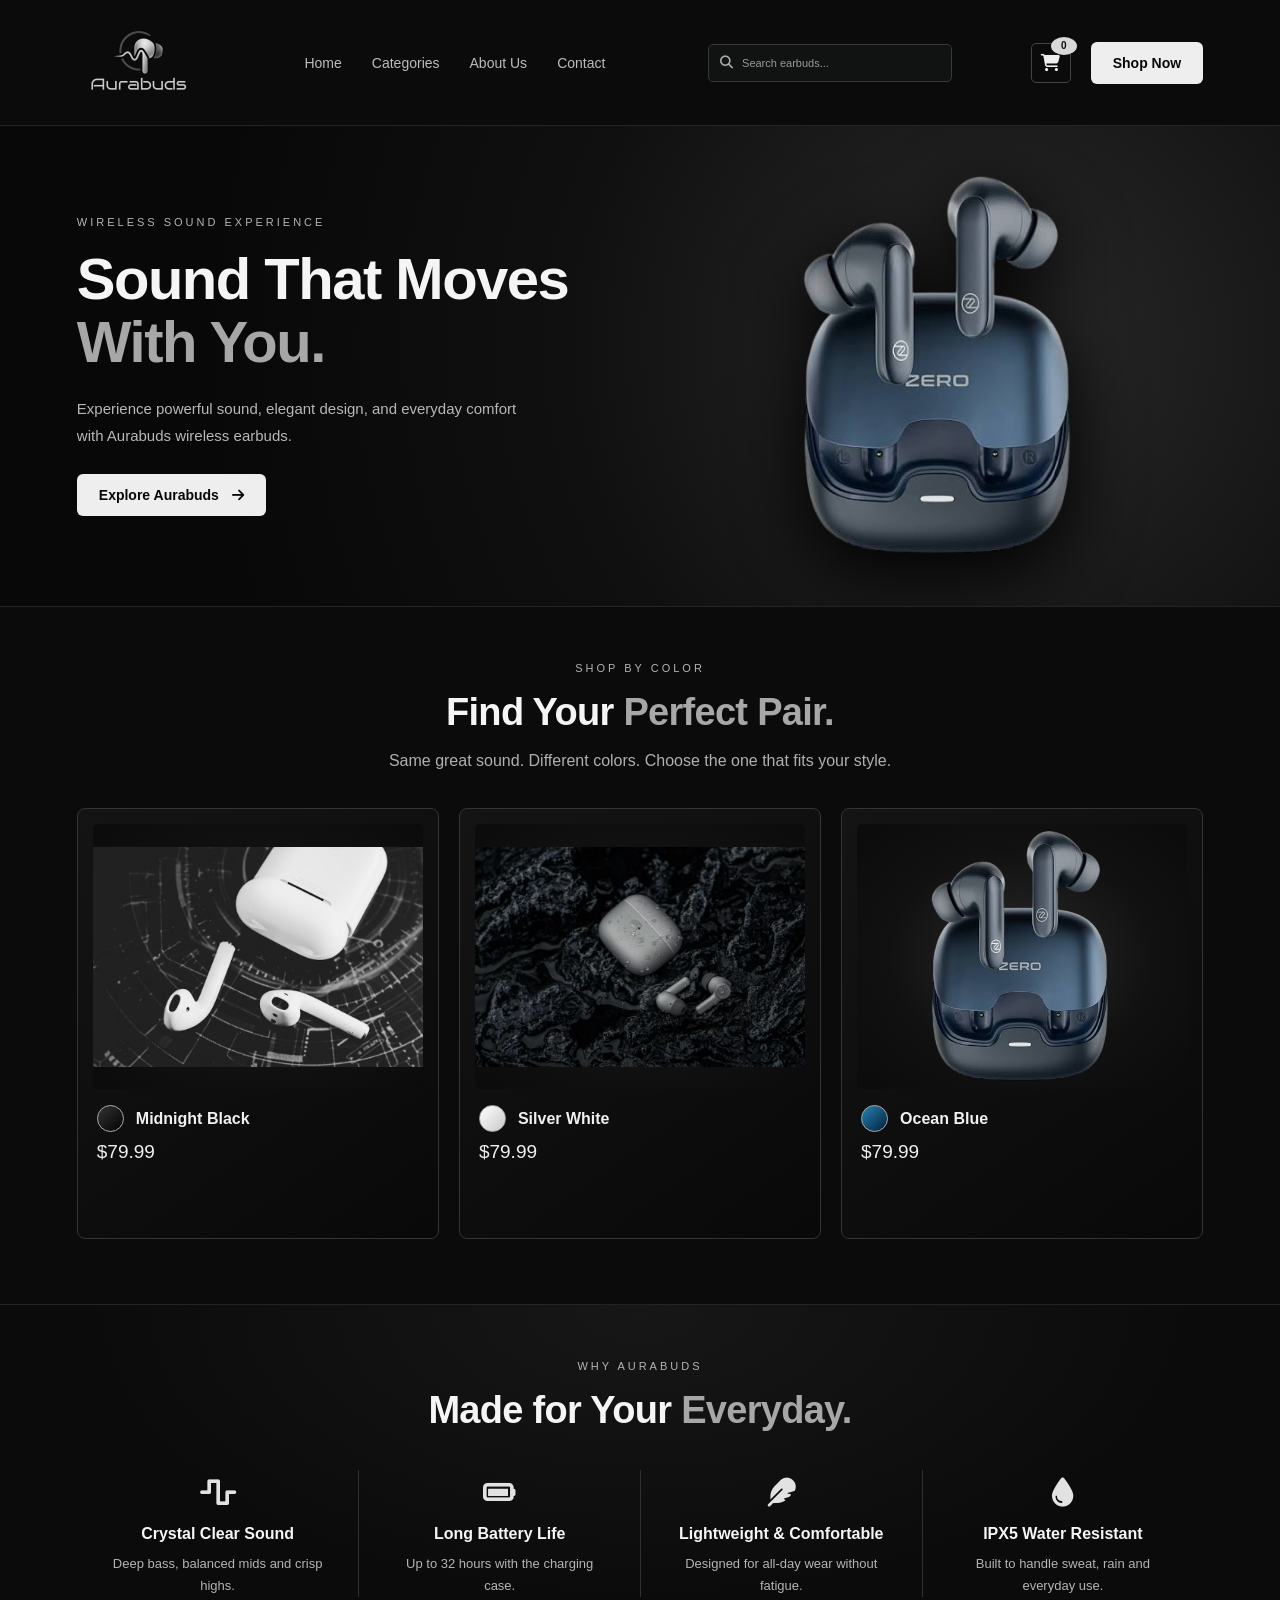
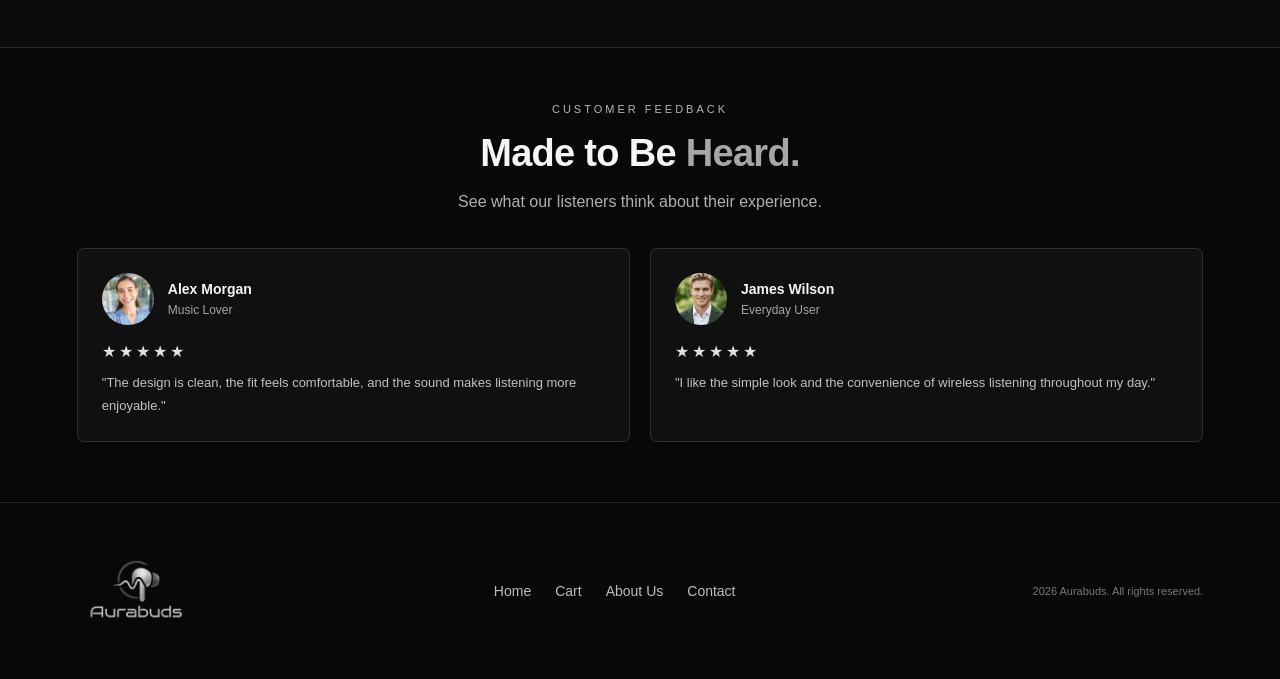
<file: index.html>
<!DOCTYPE html>
<html lang="en">

<head>
    <meta charset="UTF-8">
    <meta name="viewport" content="width=device-width, initial-scale=1.0">
    <title>Aurabuds Wireless Audio</title>
    <link rel="stylesheet" href="assets/css/style.css">
    <link rel="stylesheet" href="https://cdnjs.cloudflare.com/ajax/libs/font-awesome/6.5.2/css/all.min.css">
</head>

<body>

    <header>
        <div class="bg">
            <div class="container">
                <div class="contant">
                    <div class="logo">
                        <a href="#">
                            <img src="assets/media/logo.png" alt="Aurabuds Logo">
                        </a>
                    </div>

                    <div class="nav">
                        <a href="">Home</a>
                        <a href="assets/pages/category.html">Categories</a>
                        <a href="assets/pages/about_us.html">About Us</a>
                        <a href="assets/pages/contact.html">Contact</a>

                    </div>
                    <div class="header-search">
                        <form action="assets/pages/category.html">
                            <i class="fa-solid fa-magnifying-glass"></i>
                            <input type="search" name="search" placeholder="Search earbuds..."
                                aria-label="Search products" autocomplete="off">
                        </form>
                    </div>


                    <div class="header-actions">
                        <a class="cart-btn" href="assets/pages/cart.html" aria-label="View shopping cart">
                            <i class="fa-solid fa-cart-shopping"></i>
                            <span class="cart-count">0</span>
                        </a>
                        <div class="header-btn">
                            <a href="assets/pages/category.html">Shop Now</a>
                        </div>
                    </div>
                </div>
            </div>
        </div>
    </header>

    <div class="hero" id="home">
        <div class="bg">
            <div class="container">
                <div class="contant">
                    <div class="hero-text">
                        <p class="small-title">WIRELESS SOUND EXPERIENCE</p>
                        <h1>Sound That Moves <span>With You.</span></h1>
                        <p>Experience powerful sound, elegant design, and everyday comfort with Aurabuds wireless
                            earbuds.</p>
                        <div class="hero-btn">
                            <a href="assets/pages/product.html">Explore Aurabuds <i
                                    class="fa-solid fa-arrow-right"></i></a>
                        </div>
                    </div>

                    <div class="hero-image">
                        <img src="assets/media/earbuds-no-background.png" alt="Aurabuds Wireless Earbuds">
                    </div>
                </div>
            </div>
        </div>
    </div>

    <div class="categories" id="categories">
        <div class="bg">
            <div class="container">
                <div class="contant">
                    <div class="section-title">
                        <p class="small-title">SHOP BY COLOR</p>
                        <h2>Find Your <span>Perfect Pair.</span></h2>
                        <p>Same great sound. Different colors. Choose the one that fits your style.</p>
                    </div>

                    <div class="product-cards">
                        <div class="product-card">
                            <div class="product-image">
                                <img src="assets/media/earbuds-dark.jpg" alt="Midnight Black Aurabuds">
                            </div>
                            <div class="product-info">
                                <div class="product-name">
                                    <span class="color-dot black-dot"></span>
                                    <h3>Midnight Black</h3>
                                </div>
                                <p class="product-price">$79.99</p>
                                <div class="product-actions">
                                    <button class="add-cart" type="button" >
                                        <i class="fa-solid fa-cart-shopping"></i> Add to Cart
                                    </button>
                                    <a class="wishlist-btn" href="assets/pages/product.html">
                                        </i> More Details
                                    </a>
                                </div>
                            </div>
                        </div>

                        <div class="product-card">
                            <div class="product-image">
                                <img src="assets/media/white-earbuds.avif" alt="Silver White Aurabuds">
                            </div>
                            <div class="product-info">
                                <div class="product-name">
                                    <span class="color-dot white-dot"></span>
                                    <h3>Silver White</h3>
                                </div>
                                <p class="product-price">$79.99</p>
                                <div class="product-actions">
                                    <button class="add-cart" type="button" data-product="Silver White">
                                        <i class="fa-solid fa-cart-shopping"></i> Add to Cart
                                    </button>
                                    <a class="wishlist-btn" href="assets/pages/product.html">
                                        </i> More Details
                                    </a>
                                </div>
                            </div>
                        </div>

                        <div class="product-card">
                            <div class="product-image">
                                <img src="assets/media/earbuds-no-background.png" alt="Ocean Blue Aurabuds">
                            </div>
                            <div class="product-info">
                                <div class="product-name">
                                    <span class="color-dot blue-dot"></span>
                                    <h3>Ocean Blue</h3>
                                </div>
                                <p class="product-price">$79.99</p>
                                <div class="product-actions">
                                    <button class="add-cart" type="button" data-product="Ocean Blue">
                                        <i class="fa-solid fa-cart-shopping"></i> Add to Cart
                                    </button>
                                    <a class="wishlist-btn" href="assets/pages/product.html">
                                        </i> More Details
                                    </a>
                                </div>
                            </div>
                        </div>
                    </div>
                </div>
            </div>
        </div>
    </div>

    <div class="features" id="features">
        <div class="bg">
            <div class="container">
                <div class="contant">
                    <div class="section-title">
                        <p class="small-title">WHY AURABUDS</p>
                        <h2>Made for Your <span>Everyday.</span></h2>
                    </div>

                    <div class="feature-list">
                        <div class="feature-item">
                            <i class="fa-solid fa-wave-square"></i>
                            <h3>Crystal Clear Sound</h3>
                            <p>Deep bass, balanced mids and crisp highs.</p>
                        </div>
                        <div class="feature-item">
                            <i class="fa-solid fa-battery-full"></i>
                            <h3>Long Battery Life</h3>
                            <p>Up to 32 hours with the charging case.</p>
                        </div>
                        <div class="feature-item">
                            <i class="fa-solid fa-feather"></i>
                            <h3>Lightweight &amp; Comfortable</h3>
                            <p>Designed for all-day wear without fatigue.</p>
                        </div>
                        <div class="feature-item">
                            <i class="fa-solid fa-droplet"></i>
                            <h3>IPX5 Water Resistant</h3>
                            <p>Built to handle sweat, rain and everyday use.</p>
                        </div>
                    </div>
                </div>
            </div>
        </div>
    </div>

    <div class="reviewes" id="reviews">
        <div class="bg">
            <div class="container">
                <div class="contant">
                    <div class="review-heading">
                        <p class="small-title">CUSTOMER FEEDBACK</p>
                        <h2>Made to Be <span>Heard.</span></h2>
                        <p>See what our listeners think about their experience.</p>
                    </div>

                    <div class="review-cards">
                        <div class="review-card">
                            <div class="review-person">
                                <img src="assets/media/person1.jpg" alt="Alex Morgan">
                                <div>
                                    <h3>Alex Morgan</h3>
                                    <p>Music Lover</p>
                                </div>
                            </div>
                            <div class="stars">★★★★★</div>
                            <p>"The design is clean, the fit feels comfortable, and the sound makes listening more
                                enjoyable."</p>
                        </div>

                        <div class="review-card">
                            <div class="review-person">
                                <img src="assets/media/person2.jpg" alt="James Wilson">
                                <div>
                                    <h3>James Wilson</h3>
                                    <p>Everyday User</p>
                                </div>
                            </div>
                            <div class="stars">★★★★★</div>
                            <p>"I like the simple look and the convenience of wireless listening throughout my day."</p>
                        </div>
                    </div>
                </div>
            </div>
        </div>
    </div>

    <footer>
        <div class="bg">
            <div class="container">
                <div class="contant">
                    <div class="footer-logo">
                        <img src="assets/media/logo.png" alt="Aurabuds Logo">
                    </div>

                    <div class="footer-links">
                        <a href="index.html">Home</a>
                        <a href="assets/pages/cart.html">Cart</a>
                        <a href="assets/pages/about_us.html">About Us</a>
                        <a href="assets/pages/contact.html">Contact</a>
                    </div>

                    <div class="copyright">
                        <p>2026 Aurabuds. All rights reserved.</p>
                    </div>
                </div>
            </div>
        </div>
    </footer>

   
</body>

</html>
</file>
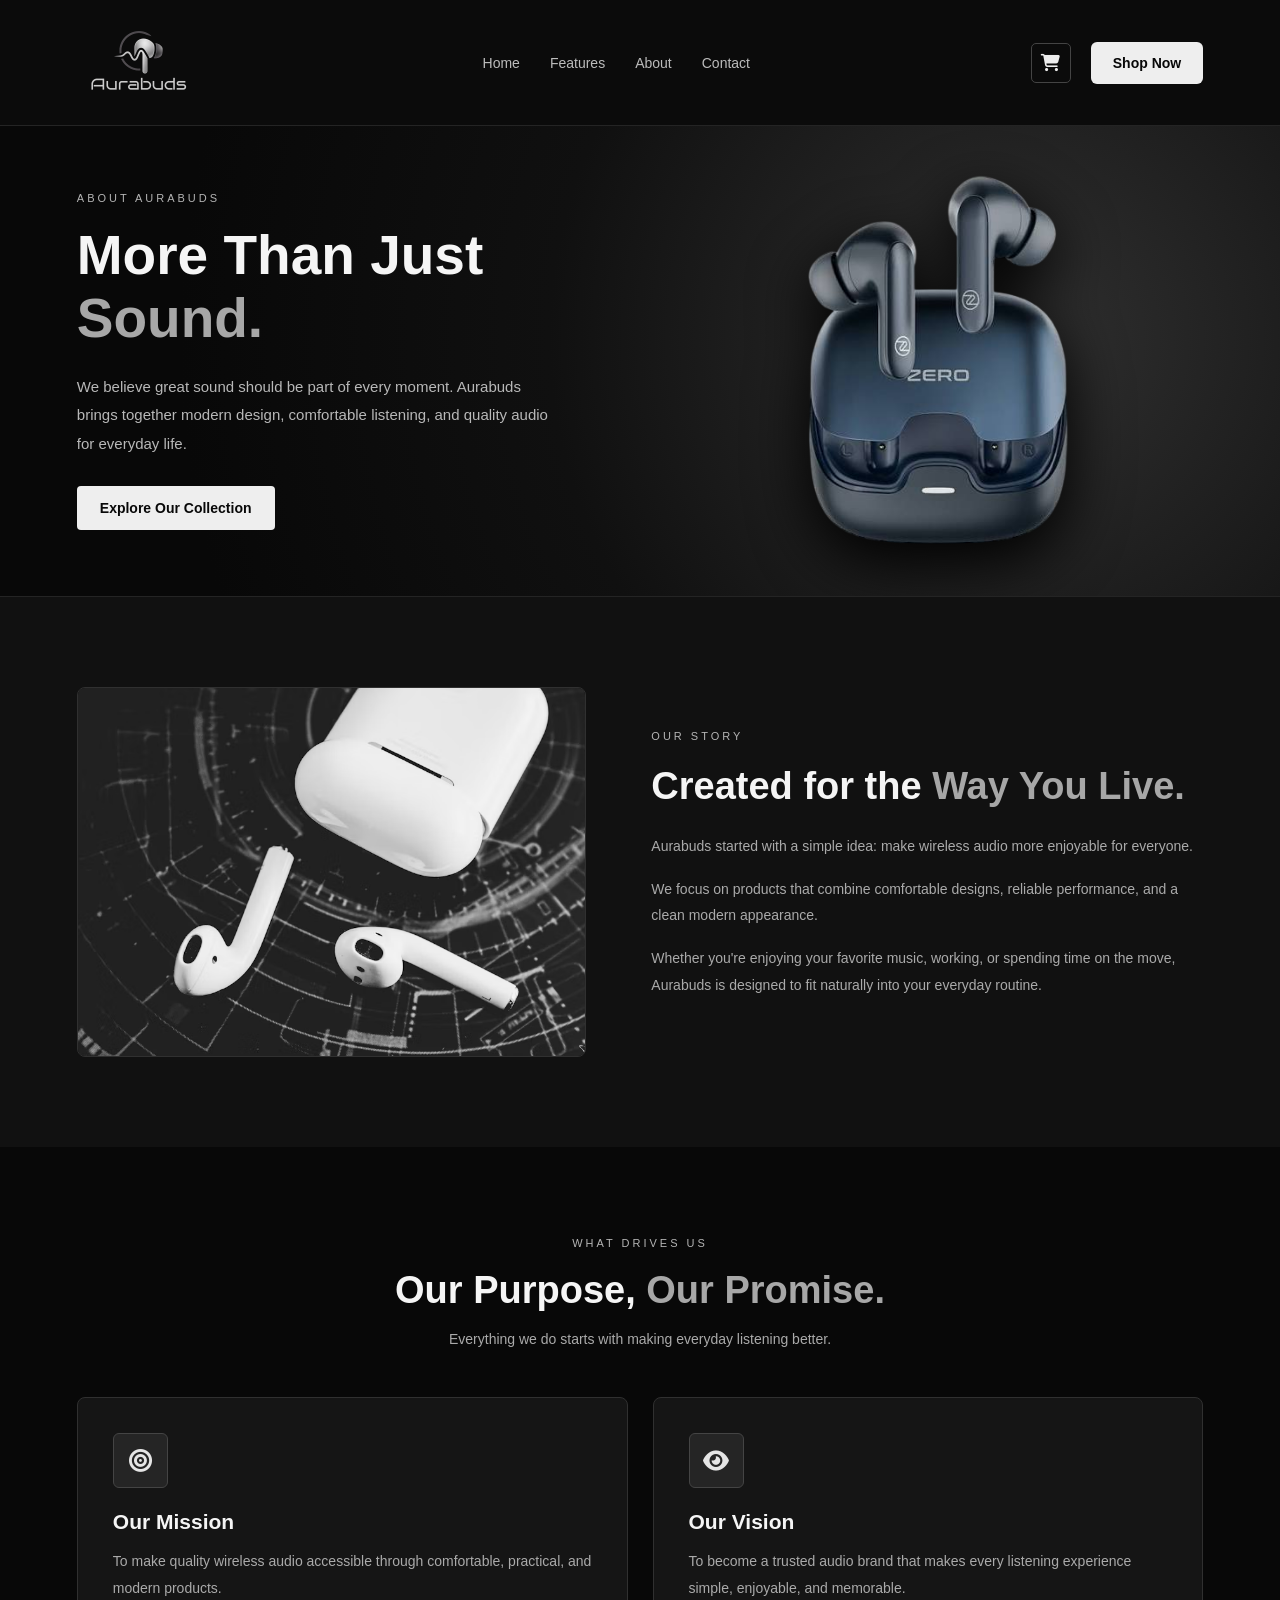
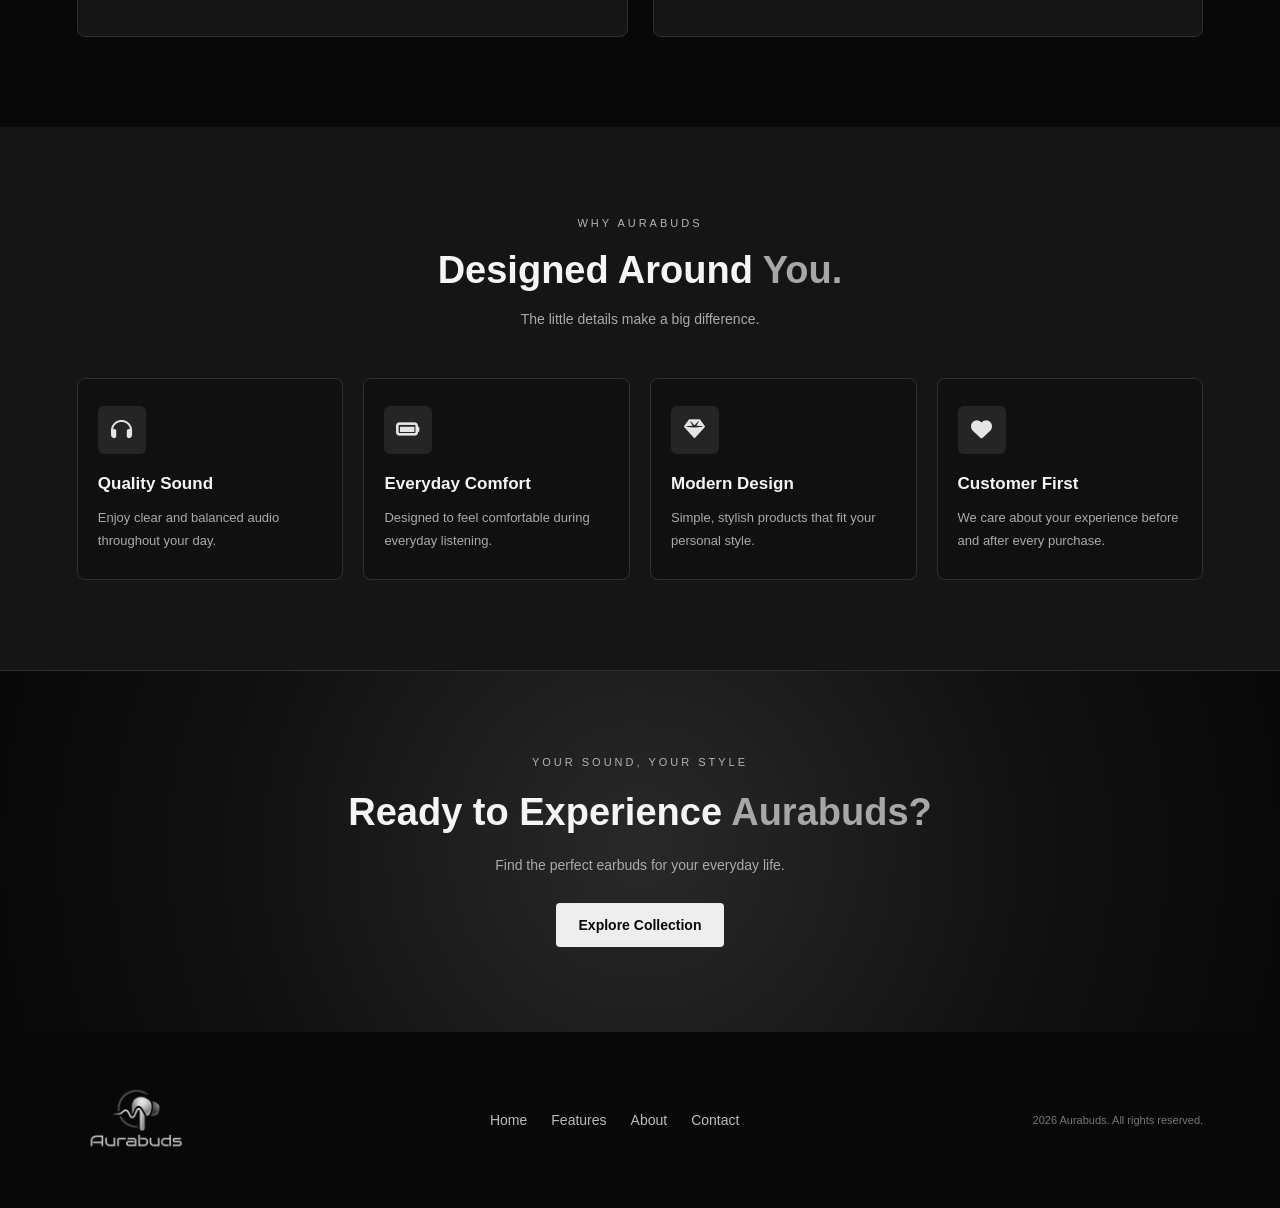
<file: assets/pages/about_us.html>
<!DOCTYPE html>
<html lang="en">

<head>
    <meta charset="UTF-8">
    <meta name="viewport" content="width=device-width, initial-scale=1.0">
    <title>About Us | Aurabuds</title>

    <link rel="stylesheet" href="https://cdnjs.cloudflare.com/ajax/libs/font-awesome/6.7.2/css/all.min.css">
    <link rel="stylesheet" href="../css/style.css">
</head>

<body>

    <!-- HEADER -->

    <header>
        <div class="bg">
            <div class="container">
                <div class="contant">

                    <div class="logo">
                        <a href="../../index.html">
                            <img src="../media/logo.png" alt="Aurabuds Logo">
                        </a>
                    </div>

                    <div class="nav">
                        <a href="../../index.html#home">Home</a>
                        <a href="../../index.html#features">Features</a>
                        <a href="about.html">About</a>
                        <a href="contact.html">Contact</a>
                    </div>

                    <div class="header-actions">
                        <a href="cart.html" class="cart-btn">
                            <i class="fa-solid fa-cart-shopping"></i>
                            
                        </a>

                        <div class="header-btn">
                            <a href="category.html">Shop Now</a>
                        </div>
                    </div>

                </div>
            </div>
        </div>
    </header>


    <!-- ABOUT HERO -->

    <div class="about-hero">
        <div class="bg">
            <div class="container">
                <div class="contant">

                    <div class="about-hero-text">

                        <p class="small-title">ABOUT AURABUDS</p>

                        <h1>
                            More Than Just
                            <span>Sound.</span>
                        </h1>

                        <p>
                            We believe great sound should be part of
                            every moment. Aurabuds brings together
                            modern design, comfortable listening,
                            and quality audio for everyday life.
                        </p>

                        <div class="about-hero-btn">
                            <a href="category.html">Explore Our Collection</a>
                        </div>

                    </div>

                    <div class="about-hero-image">
                        <img src="../media/earbuds-no-background.png"
                             alt="Aurabuds Wireless Earbuds">
                    </div>

                </div>
            </div>
        </div>
    </div>


    <!-- OUR STORY -->

    <div class="about-story">
        <div class="bg">
            <div class="container">
                <div class="contant">

                    <div class="story-image">
                        <img src="../media/earbuds-dark.jpg"
                             alt="Aurabuds Earbuds and Charging Case">
                    </div>

                    <div class="story-text">

                        <p class="small-title">OUR STORY</p>

                        <h2>
                            Created for the
                            <span>Way You Live.</span>
                        </h2>

                        <p>
                            Aurabuds started with a simple idea:
                            make wireless audio more enjoyable
                            for everyone.
                        </p>

                        <p>
                            We focus on products that combine
                            comfortable designs, reliable performance,
                            and a clean modern appearance.
                        </p>

                        <p>
                            Whether you're enjoying your favorite music,
                            working, or spending time on the move,
                            Aurabuds is designed to fit naturally
                            into your everyday routine.
                        </p>

                    </div>

                </div>
            </div>
        </div>
    </div>


    <!-- MISSION AND VISION -->

    <div class="about-purpose">
        <div class="bg">
            <div class="container">
                <div class="contant">

                    <div class="purpose-heading">
                        <p class="small-title">WHAT DRIVES US</p>

                        <h2>
                            Our Purpose,
                            <span>Our Promise.</span>
                        </h2>

                        <p>
                            Everything we do starts with making
                            everyday listening better.
                        </p>
                    </div>

                    <div class="purpose-cards">

                        <div class="purpose-card">

                            <div class="purpose-icon">
                                <i class="fa-solid fa-bullseye"></i>
                            </div>

                            <h3>Our Mission</h3>

                            <p>
                                To make quality wireless audio
                                accessible through comfortable,
                                practical, and modern products.
                            </p>

                        </div>


                        <div class="purpose-card">

                            <div class="purpose-icon">
                                <i class="fa-solid fa-eye"></i>
                            </div>

                            <h3>Our Vision</h3>

                            <p>
                                To become a trusted audio brand
                                that makes every listening experience
                                simple, enjoyable, and memorable.
                            </p>

                        </div>

                    </div>

                </div>
            </div>
        </div>
    </div>


    <!-- WHY CHOOSE US -->

    <div class="about-benefits">
        <div class="bg">
            <div class="container">
                <div class="contant">

                    <div class="benefits-heading">

                        <p class="small-title">WHY AURABUDS</p>

                        <h2>
                            Designed Around
                            <span>You.</span>
                        </h2>

                        <p>
                            The little details make a big difference.
                        </p>

                    </div>


                    <div class="benefit-cards">

                        <div class="benefit-card">

                            <div class="benefit-icon">
                                <i class="fa-solid fa-headphones"></i>
                            </div>

                            <h3>Quality Sound</h3>

                            <p>
                                Enjoy clear and balanced audio
                                throughout your day.
                            </p>

                        </div>


                        <div class="benefit-card">

                            <div class="benefit-icon">
                                <i class="fa-solid fa-battery-full"></i>
                            </div>

                            <h3>Everyday Comfort</h3>

                            <p>
                                Designed to feel comfortable
                                during everyday listening.
                            </p>

                        </div>


                        <div class="benefit-card">

                            <div class="benefit-icon">
                                <i class="fa-solid fa-gem"></i>
                            </div>

                            <h3>Modern Design</h3>

                            <p>
                                Simple, stylish products
                                that fit your personal style.
                            </p>

                        </div>


                        <div class="benefit-card">

                            <div class="benefit-icon">
                                <i class="fa-solid fa-heart"></i>
                            </div>

                            <h3>Customer First</h3>

                            <p>
                                We care about your experience
                                before and after every purchase.
                            </p>

                        </div>

                    </div>

                </div>
            </div>
        </div>
    </div>


    <!-- FINAL CTA -->

    <div class="about-cta">
        <div class="bg">
            <div class="container">
                <div class="contant">

                    <p class="small-title">YOUR SOUND, YOUR STYLE</p>

                    <h2>
                        Ready to Experience
                        <span>Aurabuds?</span>
                    </h2>

                    <p>
                        Find the perfect earbuds for your everyday life.
                    </p>

                    <div class="about-cta-btn">
                        <a href="category.html">Explore Collection</a>
                    </div>

                </div>
            </div>
        </div>
    </div>


    <!-- FOOTER -->

    <footer>
        <div class="bg">
            <div class="container">
                <div class="contant">

                    <div class="footer-logo">
                        <a href="../../index.html">
                            <img src="../media/logo.png" alt="Aurabuds Logo">
                        </a>
                    </div>

                    <div class="footer-links">
                        <a href="../../index.html#home">Home</a>
                        <a href="../../index.html#features">Features</a>
                        <a href="about.html">About</a>
                        <a href="contact.html">Contact</a>
                    </div>

                    <div class="copyright">
                        <p>2026 Aurabuds. All rights reserved.</p>
                    </div>

                </div>
            </div>
        </div>
    </footer>

</body>
</html>
</file>
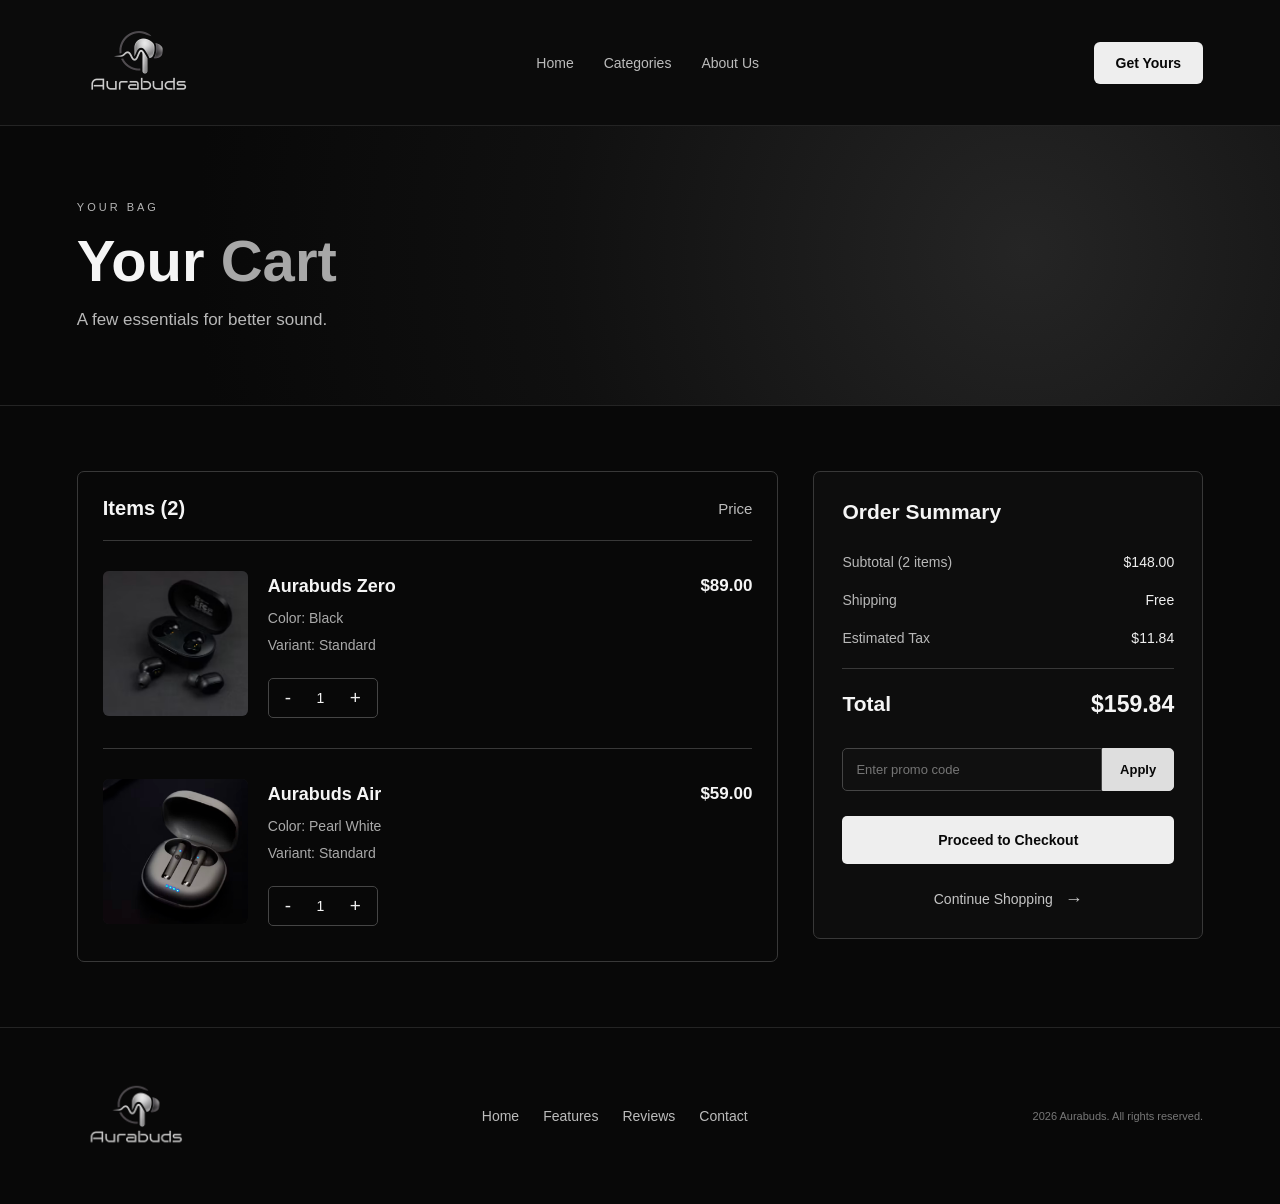
<file: assets/pages/cart.html>
<!DOCTYPE html>
<html lang="en">

<head>
    <meta charset="UTF-8">
    <meta name="viewport" content="width=device-width, initial-scale=1.0">
    <title>Your Cart | Aurabuds</title>
    <link rel="stylesheet" href="../css/style.css">
</head>

<body>

    <header>
        <div class="bg">
            <div class="container">
                <div class="contant">

                    <div class="logo">
                        <a href="../../index.html">
                            <img src="../media/logo.png" alt="Aurabuds Logo">
                        </a>
                    </div>

                    <div class="nav">
                        <a href="../../index.html">Home</a>
                        <a href="category.html">Categories</a>
                        <a href="">About Us</a>
                    </div>

                    <div class="header-btn">
                        <a href="../../index.html#contact">Get Yours</a>
                    </div>

                </div>
            </div>
        </div>
    </header>



    <div class="cart-hero">
        <div class="bg">
            <div class="container">
                <div class="contant">

                    <div class="cart-hero-text">
                        <p class="small-title">YOUR BAG</p>
                        <h1>Your <span>Cart</span></h1>
                        <p>A few essentials for better sound.</p>
                    </div>

                </div>
            </div>
        </div>
    </div>



    <div class="cart-section">
        <div class="bg">
            <div class="container">
                <div class="contant">


                    <div class="cart-items">

                        <div class="cart-items-heading">
                            <h2>Items (2)</h2>
                            <p>Price</p>
                        </div>


                        

                        <div class="cart-item">

                            <div class="cart-item-image">
                                <img class="first-img" src="../media/product1.png"
                                     alt="">
                            </div>

                            <div class="cart-item-info">
                                <h3>Aurabuds Zero</h3>
                                <p>Color: Black</p>
                                <p>Variant: Standard</p>

                                <div class="cart-item-controls">
                                    <div class="quantity-control">
                                        <button>-</button>
                                        <span>1</span>
                                        <button>+</button>
                                    </div>

                                    <button class="remove-item" type="button"
                                            aria-label="Remove Aurabuds Zero">
                                        <i class="fa-solid fa-trash"></i>
                                    </button>
                                </div>
                            </div>

                            <div class="cart-item-price">
                                <p>$89.00</p>
                            </div>

                        </div>


                        <!-- PRODUCT TWO -->

                        <div class="cart-item">

                            <div class="cart-item-image">
                                <img class="second-img" src="../media/product2.png"
                                     alt="Aurabuds Air Pearl White">
                            </div>

                            <div class="cart-item-info">
                                <h3>Aurabuds Air</h3>
                                <p>Color: Pearl White</p>
                                <p>Variant: Standard</p>

                                <div class="cart-item-controls">
                                    <div class="quantity-control">
                                        <button>-</button>
                                        <span>1</span>
                                        <button>+</button>
                                    </div>  

                                    <button class="remove-item" type="button"
                                            aria-label="Remove Aurabuds Air">
                                        <i class="fa-solid fa-trash"></i>
                                    </button>
                                </div>
                            </div>

                            <div class="cart-item-price">
                                <p>$59.00</p>
                            </div>

                        </div>

                    </div>


                    <!-- ORDER SUMMARY -->

                    <div class="cart-summary">

                        <h2>Order Summary</h2>

                        <div class="summary-row">
                            <p>Subtotal (2 items)</p>
                            <span>$148.00</span>
                        </div>

                        <div class="summary-row">
                            <p>Shipping</p>
                            <span>Free</span>
                        </div>

                        <div class="summary-row">
                            <p>Estimated Tax</p>
                            <span>$11.84</span>
                        </div>

                        <div class="summary-total">
                            <h3>Total</h3>
                            <p>$159.84</p>
                        </div>

                        <form class="promo-form" action="#">
                            <input type="text" placeholder="Enter promo code"
                                   aria-label="Promo code">
                            <button type="submit">Apply</button>
                        </form>

                        <a href="checkout.html" class="checkout-btn">
                            
                            Proceed to Checkout
                        </a>

                        <a href="../../index.html#features" class="continue-shopping">
                            Continue Shopping <span>→</span>
                        </a>

                    </div>

                </div>
            </div>
        </div>
    </div>


    <footer>
        <div class="bg">
            <div class="container">
                <div class="contant">

                    <div class="footer-logo">
                        <a href="../../index.html">
                            <img src="../media/logo.png" alt="Aurabuds Logo">
                        </a>
                    </div>

                    <div class="footer-links">
                        <a href="../../index.html#home">Home</a>
                        <a href="../../index.html#features">Features</a>
                        <a href="../../index.html#reviews">Reviews</a>
                        <a href="../../index.html#contact">Contact</a>
                    </div>

                    <div class="copyright">
                        <p>2026 Aurabuds. All rights reserved.</p>
                    </div>

                </div>
            </div>
        </div>
    </footer>

</body>
</html>
</file>
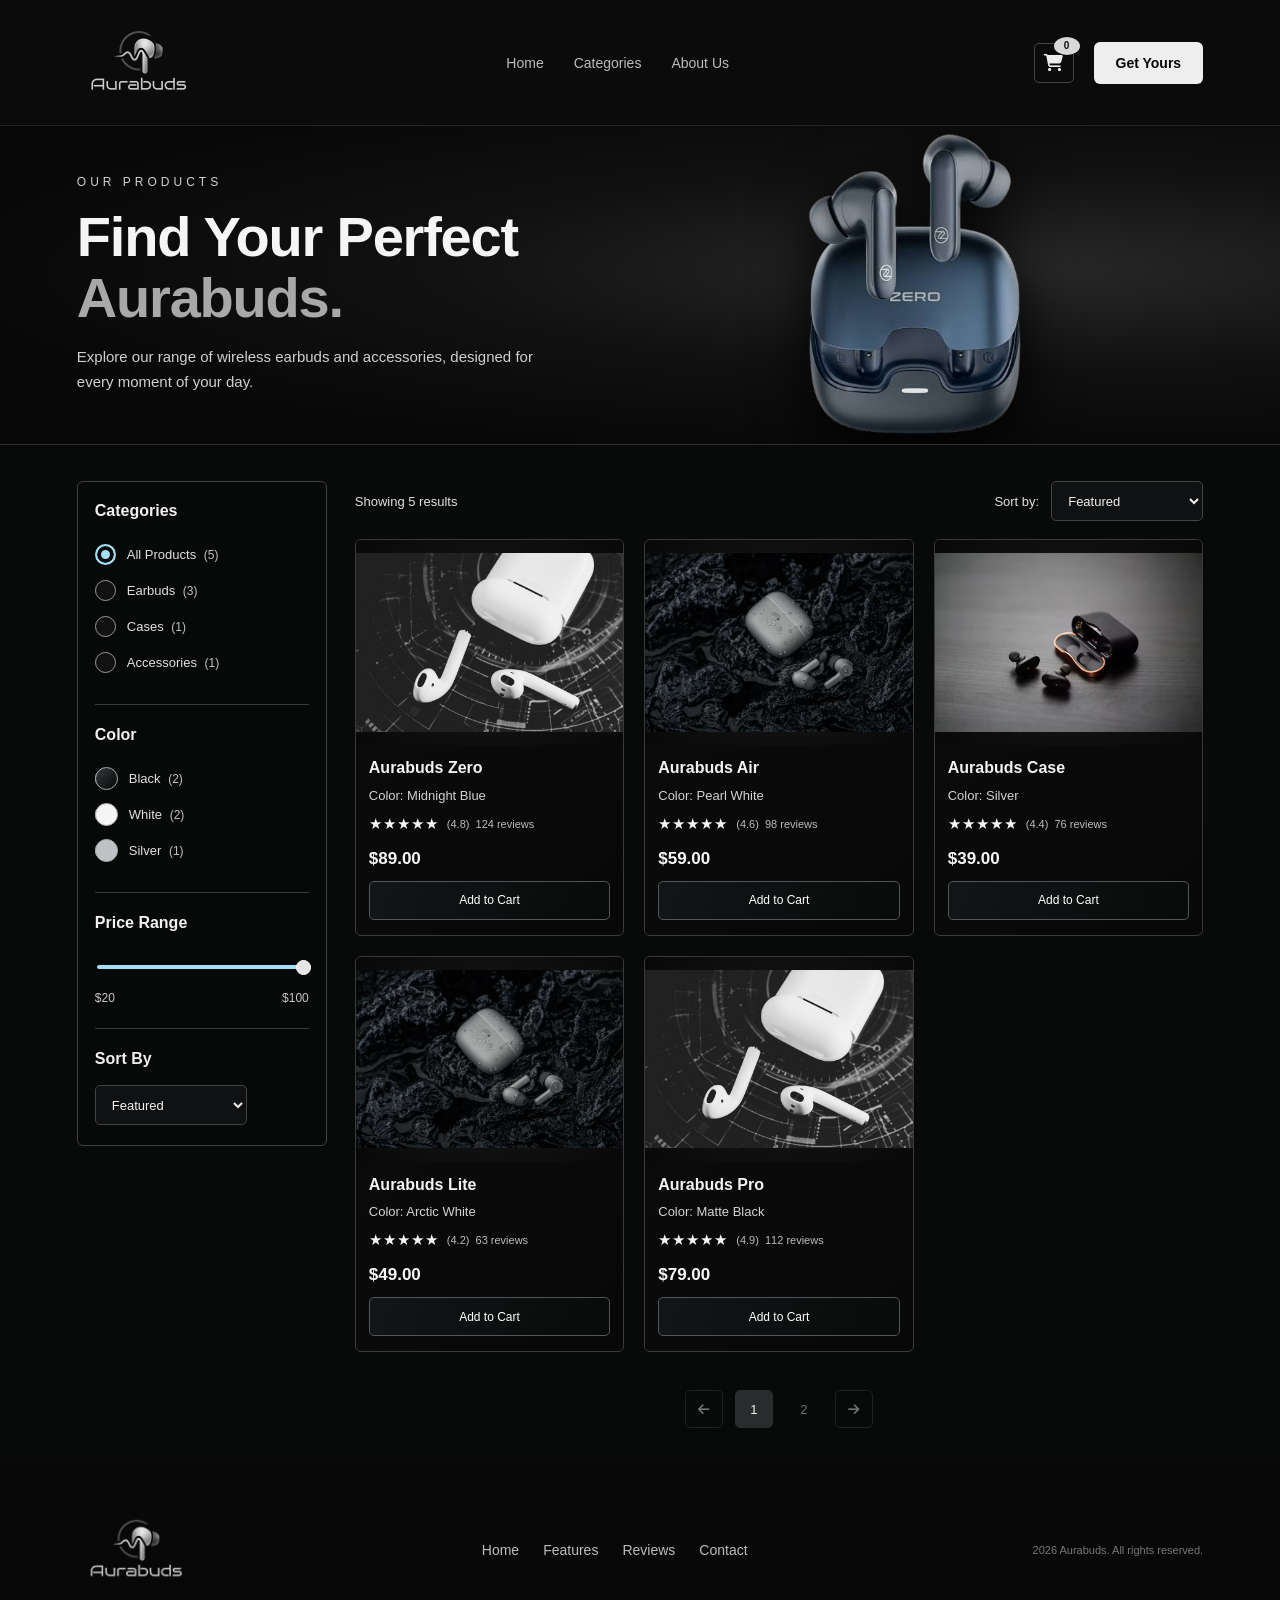
<file: assets/pages/category.html>
<!DOCTYPE html>
<html lang="en">
<head>
    <meta charset="UTF-8">
    <meta name="viewport" content="width=device-width, initial-scale=1.0">
    <title>Our Products | Aurabuds</title>

    
    <link rel="stylesheet" href="../css/style.css">
    <link rel="stylesheet" href="https://cdnjs.cloudflare.com/ajax/libs/font-awesome/6.5.2/css/all.min.css">
</head>
<body>

    <header>
        <div class="bg">
            <div class="container">
                <div class="contant">
                    <div class="logo">
                        <img src="../media/logo.png" alt="Aurabuds Logo">
                    </div>

                    <div class="nav">
                        <a href="../../index.html">Home</a>
                        <a href="">Categories</a>
                        <a href="">About Us</a>
                    </div>

                    <div class="header-actions">
                        <a class="cart-btn" href="cart.html" aria-label="View shopping cart">
                            <i class="fa-solid fa-cart-shopping"></i>
                            <span class="cart-count">0</span>
                        </a>
                        <div class="header-btn">
                            <a href="#products">Get Yours</a>
                        </div>
                    </div>
                </div>
            </div>
        </div>
    </header>

    <main>
        <section class="products-hero">
            <div class="bg">
                <div class="container">
                    <div class="contant">
                        <div class="products-hero-text">
                            <p class="small-title">OUR PRODUCTS</p>
                            <h1>Find Your Perfect <span>Aurabuds.</span></h1>
                            <p>Explore our range of wireless earbuds and accessories, designed for every moment of your day.</p>
                        </div>

                        <div class="products-hero-image">
                            <img src="../media/earbuds-no-background.png" alt="Aurabuds wireless earbuds in charging case">
                        </div>
                    </div>
                </div>
            </div>
        </section>

        <section class="product-catalog" id="products">
            <div class="bg">
                <div class="container">
                    <div class="contant catalog-layout">

                        

                        <aside class="catalog-sidebar">
                            <form id="filter-form">
                                <div class="filter-group">
                                    <h2>Categories</h2>

                                    <label class="filter-option">
                                        <input type="radio" name="category" value="all" checked>
                                        <span>All Products <small>(5)</small></span>
                                    </label>
                                    <label class="filter-option">
                                        <input type="radio" name="category" value="earbuds">
                                        <span>Earbuds <small>(3)</small></span>
                                    </label>
                                    <label class="filter-option">
                                        <input type="radio" name="category" value="cases">
                                        <span>Cases <small>(1)</small></span>
                                    </label>
                                    <label class="filter-option">
                                        <input type="radio" name="category" value="accessories">
                                        <span>Accessories <small>(1)</small></span>
                                    </label>
                                </div>

                                <div class="filter-group">
                                    <h2>Color</h2>
                                    <label class="filter-option">
                                        <input type="checkbox" name="color" value="black">
                                        <span class="filter-color color-black"></span>
                                        <span>Black <small>(2)</small></span>
                                    </label>
                                    <label class="filter-option">
                                        <input type="checkbox" name="color" value="white">
                                        <span class="filter-color color-white"></span>
                                        <span>White <small>(2)</small></span>
                                    </label>
                                    <label class="filter-option">
                                        <input type="checkbox" name="color" value="silver">
                                        <span class="filter-color color-silver"></span>
                                        <span>Silver <small>(1)</small></span>
                                    </label>
                                </div>

                                <div class="filter-group">
                                    <h2>Price Range</h2>
                                    <div class="price-slider">
                                        <input type="range" id="price-range" min="20" max="100" value="100" aria-label="Maximum price">
                                    </div>
                                    <div class="price-values">
                                        <span>$20</span>
                                        <span id="max-price-label">$100</span>
                                    </div>
                                </div>

                                <div class="filter-group filter-group-last">
                                    <label for="sidebar-sort" class="filter-heading">Sort By</label>
                                    <select id="sidebar-sort" class="catalog-select">
                                        <option value="featured">Featured</option>
                                        <option value="price-low">Price: Low to High</option>
                                        <option value="price-high">Price: High to Low</option>
                                        <option value="name">Name: A to Z</option>
                                    </select>
                                </div>
                            </form>
                        </aside>

                        <div class="catalog-main">
                            <div class="catalog-toolbar">
                                <p id="results-count">Showing 5 results</p>
                                <div class="toolbar-sort">
                                    <label for="top-sort">Sort by:</label>
                                    <select id="top-sort" class="catalog-select">
                                        <option value="featured">Featured</option>
                                        <option value="price-low">Price: Low to High</option>
                                        <option value="price-high">Price: High to Low</option>
                                        <option value="name">Name: A to Z</option>
                                    </select>
                                </div>
                            </div>

                            <div class="catalog-products" id="catalog-products">
                                <article class="catalog-product" data-category="earbuds" data-color="black" data-price="89" data-name="Aurabuds Zero">
                                    <div class="catalog-product-image">
                                        <img src="../media/earbuds-dark.jpg" alt="Aurabuds Zero midnight blue earbuds">
                                    </div>
                                    <div class="catalog-product-info">
                                        <h2>Aurabuds Zero</h2>
                                        <p class="product-color-label">Color: Midnight Blue</p>
                                        <div class="product-rating"><span>★★★★★</span> <small>(4.8)&nbsp; 124 reviews</small></div>
                                        <p class="catalog-price">$89.00</p>
                                        <button class="catalog-add-cart" type="button" data-product="Aurabuds Zero" data-price="89">
                                            <i class="fa-solid fa-cart-shopping"></i> Add to Cart
                                        </button>
                                    </div>
                                </article>

                                <article class="catalog-product" data-category="earbuds" data-color="white" data-price="59" data-name="Aurabuds Air">
                                    <div class="catalog-product-image">
                                        <img src="../media/white-earbuds.avif" alt="Aurabuds Air pearl white earbuds">
                                    </div>
                                    <div class="catalog-product-info">
                                        <h2>Aurabuds Air</h2>
                                        <p class="product-color-label">Color: Pearl White</p>
                                        <div class="product-rating"><span>★★★★★</span> <small>(4.6)&nbsp; 98 reviews</small></div>
                                        <p class="catalog-price">$59.00</p>
                                        <button class="catalog-add-cart" type="button" data-product="Aurabuds Air" data-price="59">
                                            <i class="fa-solid fa-cart-shopping"></i> Add to Cart
                                        </button>
                                    </div>
                                </article>

                                <article class="catalog-product" data-category="cases" data-color="silver" data-price="39" data-name="Aurabuds Case">
                                    <div class="catalog-product-image">
                                        <img src="../media/earbuds-silver.jpg" alt="Aurabuds silver charging case">
                                    </div>
                                    <div class="catalog-product-info">
                                        <h2>Aurabuds Case</h2>
                                        <p class="product-color-label">Color: Silver</p>
                                        <div class="product-rating"><span>★★★★★</span> <small>(4.4)&nbsp; 76 reviews</small></div>
                                        <p class="catalog-price">$39.00</p>
                                        <button class="catalog-add-cart" type="button" data-product="Aurabuds Case" data-price="39">
                                            <i class="fa-solid fa-cart-shopping"></i> Add to Cart
                                        </button>
                                    </div>
                                </article>

                                <article class="catalog-product" data-category="accessories" data-color="white" data-price="49" data-name="Aurabuds Lite">
                                    <div class="catalog-product-image">
                                        <img src="../media/white-earbuds.avif" alt="Aurabuds Lite white wireless earbuds">
                                    </div>
                                    <div class="catalog-product-info">
                                        <h2>Aurabuds Lite</h2>
                                        <p class="product-color-label">Color: Arctic White</p>
                                        <div class="product-rating"><span>★★★★★</span> <small>(4.2)&nbsp; 63 reviews</small></div>
                                        <p class="catalog-price">$49.00</p>
                                        <button class="catalog-add-cart" type="button" data-product="Aurabuds Lite" data-price="49">
                                            <i class="fa-solid fa-cart-shopping"></i> Add to Cart
                                        </button>
                                    </div>
                                </article>

                                <article class="catalog-product" data-category="earbuds" data-color="black" data-price="79" data-name="Aurabuds Pro">
                                    <div class="catalog-product-image">
                                        <img src="../media/earbuds-dark.jpg" alt="Aurabuds Pro matte black earbuds">
                                    </div>
                                    <div class="catalog-product-info">
                                        <h2>Aurabuds Pro</h2>
                                        <p class="product-color-label">Color: Matte Black</p>
                                        <div class="product-rating"><span>★★★★★</span> <small>(4.9)&nbsp; 112 reviews</small></div>
                                        <p class="catalog-price">$79.00</p>
                                        <button class="catalog-add-cart" type="button" data-product="Aurabuds Pro" data-price="79">
                                            <i class="fa-solid fa-cart-shopping"></i> Add to Cart
                                        </button>
                                    </div>
                                </article>
                            </div>

                            <nav class="catalog-pagination" aria-label="Product pages">
                                <button type="button" class="page-arrow" aria-label="Previous page" disabled>
                                    <i class="fa-solid fa-arrow-left"></i>
                                </button>
                                <button type="button" class="page-number active" aria-current="page">1</button>
                                <button type="button" class="page-number" disabled>2</button>
                                <button type="button" class="page-arrow" aria-label="Next page" disabled>
                                    <i class="fa-solid fa-arrow-right"></i>
                                </button>
                            </nav>
                        </div>
                    </div>
                </div>
            </div>
        </section>
    </main>

    <footer>
        <div class="bg">
            <div class="container">
                <div class="contant">
                    <div class="footer-logo">
                        <img src="../media/logo.png" alt="Aurabuds Logo">
                    </div>

                    <div class="footer-links">
                        <a href="../../index.html#home">Home</a>
                        <a href="../../index.html#features">Features</a>
                        <a href="../../index.html#reviews">Reviews</a>
                        <a href="../../index.html#contact">Contact</a>
                    </div>

                    <div class="copyright">
                        <p>2026 Aurabuds. All rights reserved.</p>
                    </div>
                </div>
            </div>
        </div>
    </footer>

    <!-- <script>
        // Keep the header cart count in sync with the count stored by the homepage.
        const cartCount = document.querySelector(".cart-count");
        cartCount.textContent = localStorage.getItem("aurabudsCartCount") || "0";

        // Demo cart interaction. Connect this to your full cart data when your cart page is ready.
        document.querySelectorAll(".catalog-add-cart").forEach((button) => {
            button.addEventListener("click", () => {
                const count = Number(localStorage.getItem("aurabudsCartCount")) || 0;
                localStorage.setItem("aurabudsCartCount", String(count + 1));
                cartCount.textContent = String(count + 1);

                const original = button.innerHTML;
                button.innerHTML = '<i class="fa-solid fa-check"></i> Added';
                setTimeout(() => button.innerHTML = original, 900);
            });
        });

        const productGrid = document.querySelector("#catalog-products");
        const productCards = Array.from(productGrid.querySelectorAll(".catalog-product"));
        const resultsCount = document.querySelector("#results-count");
        const categoryInputs = document.querySelectorAll('input[name="category"]');
        const colorInputs = document.querySelectorAll('input[name="color"]');
        const priceRange = document.querySelector("#price-range");
        const maxPriceLabel = document.querySelector("#max-price-label");
        const sortInputs = [document.querySelector("#top-sort"), document.querySelector("#sidebar-sort")];

        function updateProducts() {
            const category = document.querySelector('input[name="category"]:checked').value;
            const selectedColors = Array.from(colorInputs).filter(input => input.checked).map(input => input.value);
            const maxPrice = Number(priceRange.value);
            const sortValue = sortInputs[0].value;

            maxPriceLabel.textContent = "$" + maxPrice;

            let visibleProducts = productCards.filter(card => {
                const categoryMatch = category === "all" || card.dataset.category === category;
                const colorMatch = selectedColors.length === 0 || selectedColors.includes(card.dataset.color);
                const priceMatch = Number(card.dataset.price) <= maxPrice;
                const visible = categoryMatch && colorMatch && priceMatch;
                card.hidden = !visible;
                return visible;
            });

            visibleProducts.sort((a, b) => {
                if (sortValue === "price-low") return Number(a.dataset.price) - Number(b.dataset.price);
                if (sortValue === "price-high") return Number(b.dataset.price) - Number(a.dataset.price);
                if (sortValue === "name") return a.dataset.name.localeCompare(b.dataset.name);
                return productCards.indexOf(a) - productCards.indexOf(b);
            });

            visibleProducts.forEach(card => productGrid.appendChild(card));
            resultsCount.textContent = "Showing " + visibleProducts.length + " results";
        }

        categoryInputs.forEach(input => input.addEventListener("change", updateProducts));
        colorInputs.forEach(input => input.addEventListener("change", updateProducts));
        priceRange.addEventListener("input", updateProducts);
        sortInputs.forEach(select => select.addEventListener("change", () => {
            sortInputs.forEach(other => {
                if (other !== select) other.value = select.value;
            });
            updateProducts();
        }));

        updateProducts();
    </script> -->
</body>
</html>
</file>
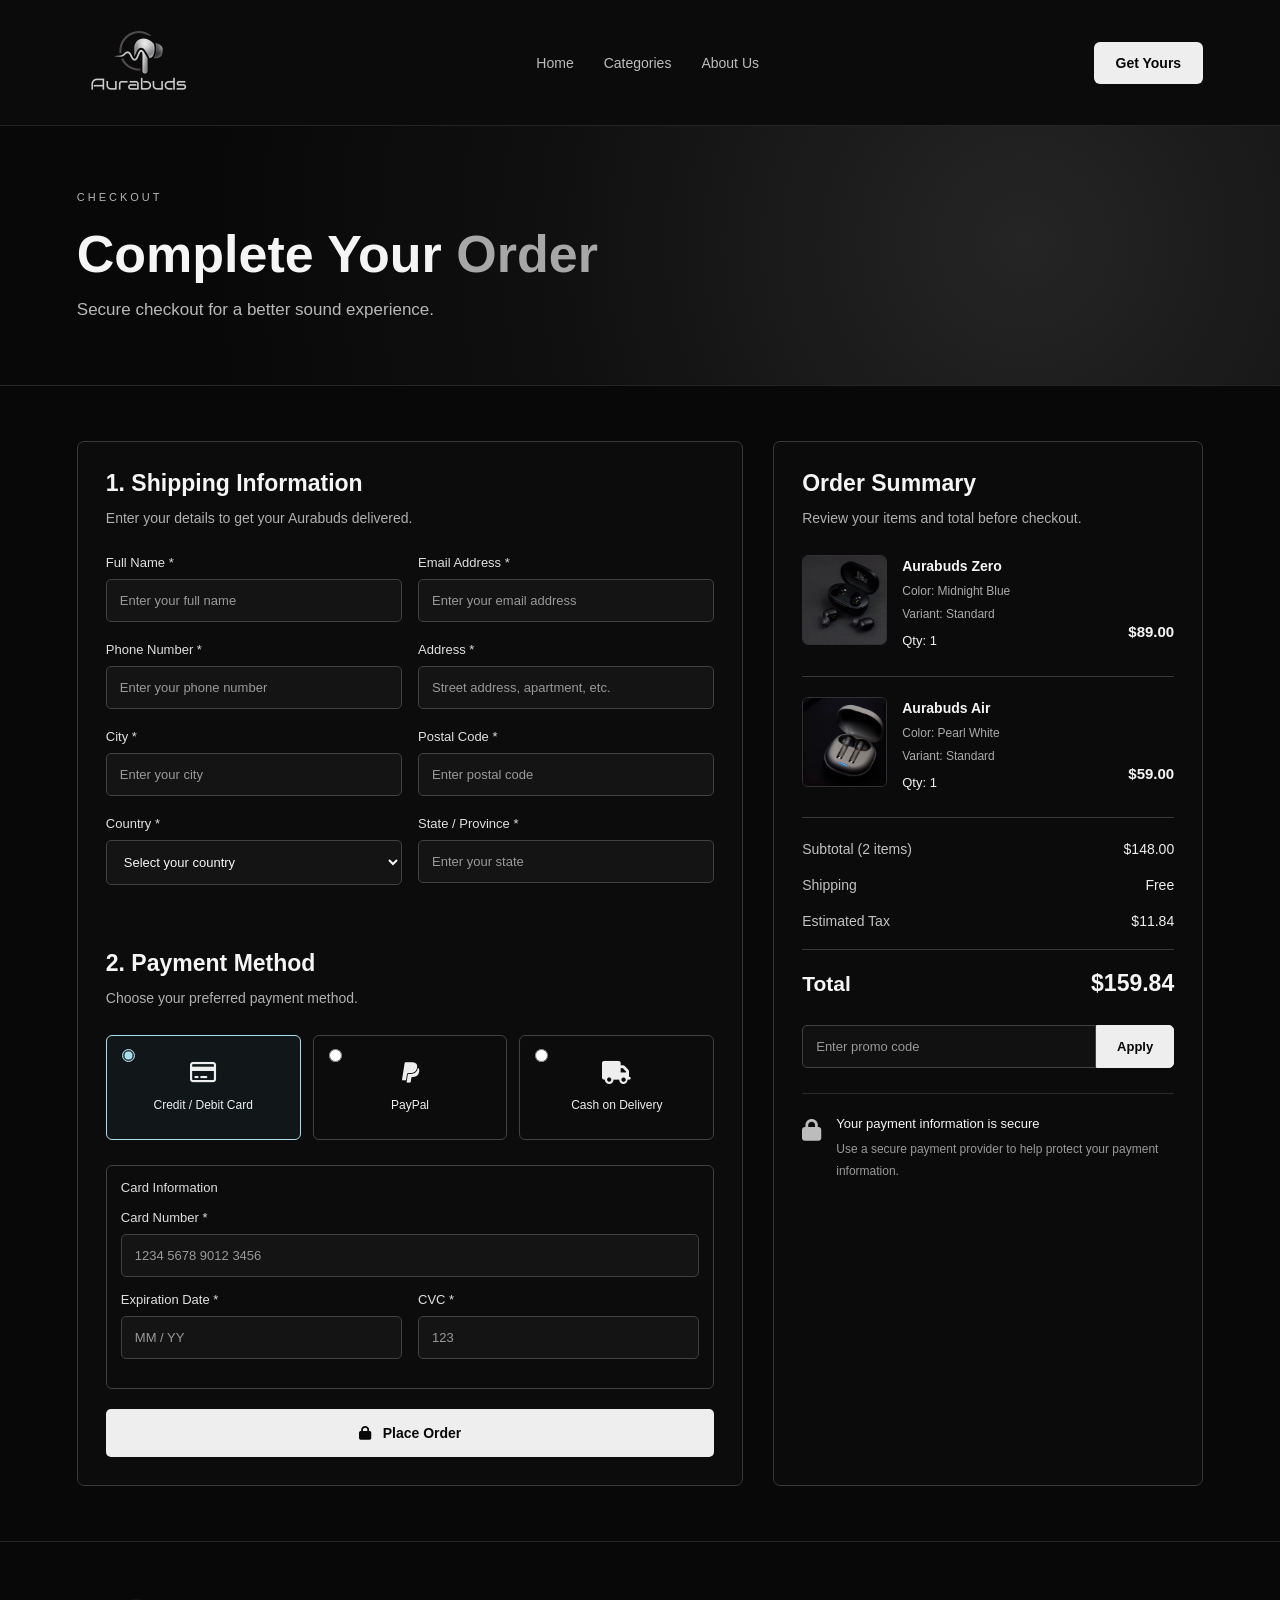
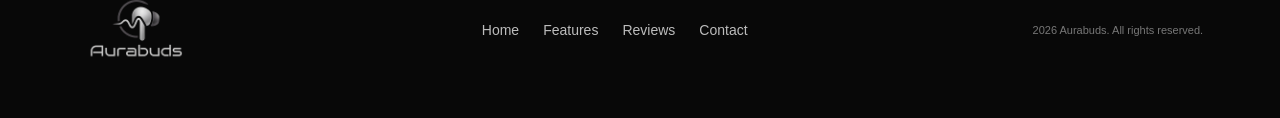
<file: assets/pages/checkout.html>
<!DOCTYPE html>
<html lang="en">

<head>
    <meta charset="UTF-8">
    <meta name="viewport" content="width=device-width, initial-scale=1.0">
    <title>Checkout | Aurabuds</title>

    <link rel="stylesheet" href="https://cdnjs.cloudflare.com/ajax/libs/font-awesome/6.7.2/css/all.min.css">

    <link rel="stylesheet" href="../css/style.css">
</head>

<body>

    <!-- HEADER -->

    <header>
        <div class="bg">
            <div class="container">
                <div class="contant">

                    <div class="logo">
                        <a href="../../index.html">
                            <img src="../media/logo.png" alt="Aurabuds Logo">
                        </a>
                    </div>

                    <div class="nav">
                        <a href="../../index.html">Home</a>
                        <a href="category.html">Categories</a>
                        <a href="">About Us</a>
                    </div>

                    <div class="header-btn">
                        <a href="../../index.html#contact">Get Yours</a>
                    </div>

                </div>
            </div>
        </div>
    </header>


    <!-- CHECKOUT HERO -->

    <div class="checkout-hero">
        <div class="bg">
            <div class="container">
                <div class="contant">

                    <div class="checkout-hero-text">
                        <p class="small-title">CHECKOUT</p>
                        <h1>Complete Your <span>Order</span></h1>
                        <p>Secure checkout for a better sound experience.</p>
                    </div>

                </div>
            </div>
        </div>
    </div>


    <!-- CHECKOUT SECTION -->

    <div class="checkout-section">
        <div class="bg">
            <div class="container">
                <div class="contant">

                    <div class="checkout-form">

                        <form action="#" method="post">



                            <div class="shipping-info">

                                <h2>1. Shipping Information</h2>

                                <p class="checkout-description">
                                    Enter your details to get your Aurabuds delivered.
                                </p>

                                <div class="checkout-fields-row">
                                    <div class="checkout-field">
                                        <label for="full-name">Full Name *</label>
                                        <input type="text" id="full-name" name="full-name"
                                            placeholder="Enter your full name" autocomplete="name" required>
                                    </div>

                                    <div class="checkout-field">
                                        <label for="checkout-email">Email Address *</label>
                                        <input type="email" id="checkout-email" name="email"
                                            placeholder="Enter your email address" autocomplete="email" required>
                                    </div>
                                </div>

                                <div class="checkout-fields-row">
                                    <div class="checkout-field">
                                        <label for="phone">Phone Number *</label>
                                        <input type="tel" id="phone" name="phone" placeholder="Enter your phone number"
                                            autocomplete="tel" required>
                                    </div>

                                    <div class="checkout-field">
                                        <label for="address">Address *</label>
                                        <input type="text" id="address" name="address"
                                            placeholder="Street address, apartment, etc." autocomplete="street-address"
                                            required>
                                    </div>
                                </div>

                                <div class="checkout-fields-row">

                                    <div class="checkout-field">
                                        <label for="city">City *</label>
                                        <input type="text" id="city" name="city" placeholder="Enter your city"
                                            autocomplete="address-level2" required>
                                    </div>

                                    <div class="checkout-field">
                                        <label for="postal-code">Postal Code *</label>
                                        <input type="text" id="postal-code" name="postal-code"
                                            placeholder="Enter postal code" autocomplete="postal-code" required>
                                    </div>

                                </div>

                                <div class="checkout-fields-row">

                                    <div class="checkout-field">
                                        <label for="country">Country *</label>
                                        <select id="country" name="country" required>
                                            <option value="">Select your country</option>
                                            <option value="Pakistan">Pakistan</option>
                                            <option value="Saudi Arabia">Saudi Arabia</option>
                                            <option value="United Arab Emirates">United Arab Emirates</option>
                                            <option value="United Kingdom">United Kingdom</option>
                                            <option value="United States">United States</option>
                                        </select>
                                    </div>

                                    <div class="checkout-field">
                                        <label for="state">State / Province *</label>
                                        <input type="text" id="state" name="state" placeholder="Enter your state"
                                            autocomplete="address-level1" required>
                                    </div>

                                </div>

                            </div>


                            <div class="payment-info">

                                <h2>2. Payment Method</h2>

                                <p class="checkout-description">
                                    Choose your preferred payment method.
                                </p>

                                <div class="payment-methods">

                                    <label class="payment-option">
                                        <input type="radio" name="payment" value="card" checked>
                                        <i class="fa-regular fa-credit-card"></i>
                                        <span>Credit / Debit Card</span>
                                    </label>

                                    <label class="payment-option">
                                        <input type="radio" name="payment" value="paypal">
                                        <i class="fa-brands fa-paypal"></i>
                                        <span>PayPal</span>
                                    </label>

                                    <label class="payment-option">
                                        <input type="radio" name="payment" value="cod">
                                        <i class="fa-solid fa-truck"></i>
                                        <span>Cash on Delivery</span>
                                    </label>

                                </div>

                                <div class="card-information">

                                    <p class="card-information-title">
                                        Card Information
                                    </p>

                                    <div class="checkout-field">
                                        <label for="card-number">Card Number *</label>
                                        <input type="text" id="card-number" name="card-number"
                                            placeholder="1234 5678 9012 3456" inputmode="numeric"
                                            autocomplete="cc-number">
                                    </div>

                                    <div class="checkout-fields-row">

                                        <div class="checkout-field">
                                            <label for="expiry">Expiration Date *</label>
                                            <input type="text" id="expiry" name="expiry" placeholder="MM / YY"
                                                autocomplete="cc-exp">
                                        </div>

                                        <div class="checkout-field">
                                            <label for="cvc">CVC *</label>
                                            <input type="password" id="cvc" name="cvc" placeholder="123"
                                                inputmode="numeric" autocomplete="cc-csc">
                                        </div>

                                    </div>

                                </div>

                                <button type="submit" class="place-order-btn">
                                    <i class="fa-solid fa-lock"></i>
                                    Place Order
                                </button>

                            </div>

                        </form>

                    </div>


                    <div class="checkout-summary">

                        <h2>Order Summary</h2>

                        <p class="checkout-description">
                            Review your items and total before checkout.
                        </p>




                        <div class="checkout-product">

                            <div class="checkout-product-image">
                                <img src="../media/product1.png" alt="Aurabuds Zero Midnight Blue">
                            </div>

                            <div class="checkout-product-info">
                                <h3>Aurabuds Zero</h3>
                                <p>Color: Midnight Blue</p>
                                <p>Variant: Standard</p>
                                <p class="checkout-quantity">Qty: 1</p>
                            </div>

                            <p class="checkout-product-price">$89.00</p>

                        </div>


                        <!-- PRODUCT TWO -->

                        <div class="checkout-product">

                            <div class="checkout-product-image">
                                <img src="../media/product2.png" alt="Aurabuds Air Pearl White">
                            </div>

                            <div class="checkout-product-info">
                                <h3>Aurabuds Air</h3>
                                <p>Color: Pearl White</p>
                                <p>Variant: Standard</p>
                                <p class="checkout-quantity">Qty: 1</p>
                            </div>

                            <p class="checkout-product-price">$59.00</p>

                        </div>


                        <!-- PRICE DETAILS -->

                        <div class="checkout-price-details">

                            <div class="checkout-price-row">
                                <p>Subtotal (2 items)</p>
                                <span>$148.00</span>
                            </div>

                            <div class="checkout-price-row">
                                <p>Shipping</p>
                                <span>Free</span>
                            </div>

                            <div class="checkout-price-row">
                                <p>Estimated Tax</p>
                                <span>$11.84</span>
                            </div>

                            <div class="checkout-total">
                                <h3>Total</h3>
                                <p>$159.84</p>
                            </div>

                        </div>


                        <!-- PROMO CODE -->

                        <form class="checkout-promo" action="#">
                            <input type="text" placeholder="Enter promo code" aria-label="Promo code">
                            <button type="submit">Apply</button>
                        </form>


                        <!-- SECURITY NOTE -->

                        <div class="checkout-security">

                            <i class="fa-solid fa-lock"></i>

                            <div>
                                <h3>Your payment information is secure</h3>
                                <p>
                                    Use a secure payment provider to help
                                    protect your payment information.
                                </p>
                            </div>

                        </div>

                    </div>

                </div>
            </div>
        </div>
    </div>


    <!-- FOOTER -->

    <footer>
        <div class="bg">
            <div class="container">
                <div class="contant">

                    <div class="footer-logo">
                        <a href="../../index.html">
                            <img src="../media/logo.png" alt="Aurabuds Logo">
                        </a>
                    </div>

                    <div class="footer-links">
                        <a href="../../index.html#home">Home</a>
                        <a href="../../index.html#features">Features</a>
                        <a href="../../index.html#reviews">Reviews</a>
                        <a href="../../index.html#contact">Contact</a>
                    </div>

                    <div class="copyright">
                        <p>2026 Aurabuds. All rights reserved.</p>
                    </div>

                </div>
            </div>
        </div>
    </footer>

</body>

</html>
</file>
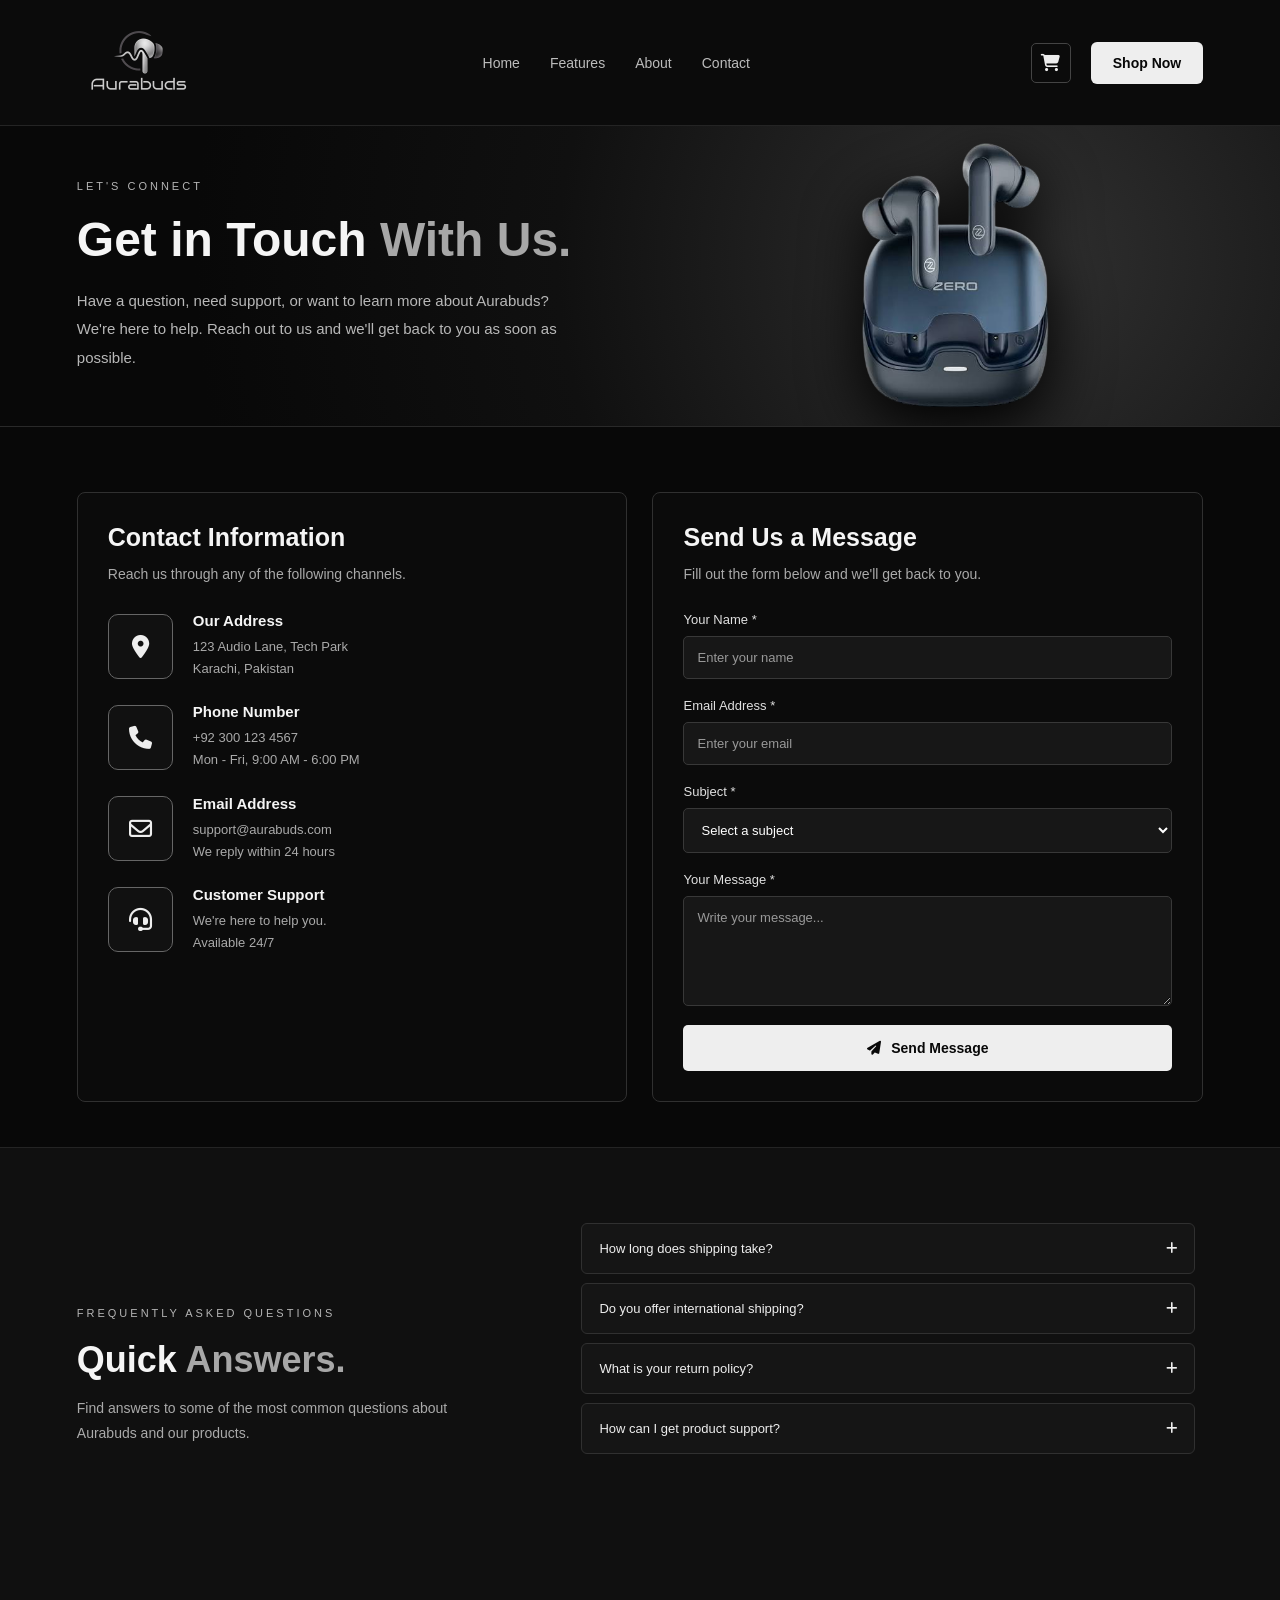
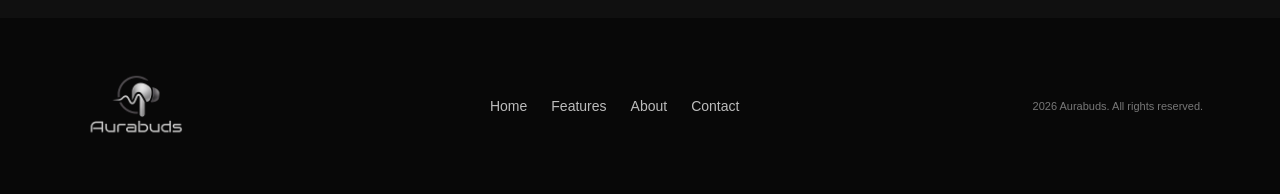
<file: assets/pages/contact.html>
<!DOCTYPE html>
<html lang="en">

<head>
    <meta charset="UTF-8">
    <meta name="viewport" content="width=device-width, initial-scale=1.0">
    <title>Contact Us | Aurabuds</title>

    <link rel="stylesheet" href="https://cdnjs.cloudflare.com/ajax/libs/font-awesome/6.7.2/css/all.min.css">
    <link rel="stylesheet" href="../css/style.css">
</head>

<body>

    <!-- HEADER -->

    <header>
        <div class="bg">
            <div class="container">
                <div class="contant">

                    <div class="logo">
                        <a href="../../index.html">
                            <img src="../media/logo.png" alt="Aurabuds Logo">
                        </a>
                    </div>

                    <div class="nav">
                        <a href="../../index.html#home">Home</a>
                        <a href="../../index.html#features">Features</a>
                        <a href="about.html">About</a>
                        <a href="contact.html">Contact</a>
                    </div>

                    <div class="header-actions">
                        <a href="cart.html" class="cart-btn">
                            <i class="fa-solid fa-cart-shopping"></i>
                        </a>

                        <div class="header-btn">
                            <a href="category.html">Shop Now</a>
                        </div>
                    </div>

                </div>
            </div>
        </div>
    </header>


    <!-- CONTACT HERO -->

    <div class="contact-hero">
        <div class="bg">
            <div class="container">
                <div class="contant">

                    <div class="contact-hero-text">

                        <p class="small-title">LET'S CONNECT</p>

                        <h1>
                            Get in Touch
                            <span>With Us.</span>
                        </h1>

                        <p>
                            Have a question, need support, or want to learn
                            more about Aurabuds? We're here to help.
                            Reach out to us and we'll get back to you
                            as soon as possible.
                        </p>

                    </div>

                    <div class="contact-hero-image">
                        <img src="../media/earbuds-no-background.png"
                             alt="Aurabuds Wireless Earbuds">
                    </div>

                </div>
            </div>
        </div>
    </div>


    <!-- CONTACT SECTION -->

    <div class="contact-page">
        <div class="bg">
            <div class="container">
                <div class="contant">


                    <!-- CONTACT INFORMATION -->

                    <div class="contact-information">

                        <h2>Contact Information</h2>

                        <p class="contact-page-description">
                            Reach us through any of the following channels.
                        </p>


                        <div class="contact-info-list">

                            <!-- ADDRESS -->

                            <div class="contact-info-item">

                                <div class="contact-info-icon">
                                    <i class="fa-solid fa-location-dot"></i>
                                </div>

                                <div class="contact-info-text">
                                    <h3>Our Address</h3>
                                    <p>123 Audio Lane, Tech Park</p>
                                    <p>Karachi, Pakistan</p>
                                </div>

                            </div>


                            <!-- PHONE -->

                            <div class="contact-info-item">

                                <div class="contact-info-icon">
                                    <i class="fa-solid fa-phone"></i>
                                </div>

                                <div class="contact-info-text">
                                    <h3>Phone Number</h3>
                                    <p>+92 300 123 4567</p>
                                    <p>Mon - Fri, 9:00 AM - 6:00 PM</p>
                                </div>

                            </div>


                            <!-- EMAIL -->

                            <div class="contact-info-item">

                                <div class="contact-info-icon">
                                    <i class="fa-regular fa-envelope"></i>
                                </div>

                                <div class="contact-info-text">
                                    <h3>Email Address</h3>
                                    <p>support@aurabuds.com</p>
                                    <p>We reply within 24 hours</p>
                                </div>

                            </div>


                            <!-- SUPPORT -->

                            <div class="contact-info-item">

                                <div class="contact-info-icon">
                                    <i class="fa-solid fa-headset"></i>
                                </div>

                                <div class="contact-info-text">
                                    <h3>Customer Support</h3>
                                    <p>We're here to help you.</p>
                                    <p>Available 24/7</p>
                                </div>

                            </div>

                        </div>

                    </div>


                    <!-- CONTACT FORM -->

                    <div class="contact-page-form">

                        <h2>Send Us a Message</h2>

                        <p class="contact-page-description">
                            Fill out the form below and we'll get back to you.
                        </p>

                        <form action="#" method="post">

                            <div class="contact-page-field">
                                <label for="contact-name">Your Name *</label>

                                <input type="text"
                                       id="contact-name"
                                       name="name"
                                       placeholder="Enter your name"
                                       required>
                            </div>


                            <div class="contact-page-field">
                                <label for="contact-email">Email Address *</label>

                                <input type="email"
                                       id="contact-email"
                                       name="email"
                                       placeholder="Enter your email"
                                       required>
                            </div>


                            <div class="contact-page-field">
                                <label for="contact-subject">Subject *</label>

                                <select id="contact-subject"
                                        name="subject"
                                        required>

                                    <option value="">Select a subject</option>
                                    <option value="product-inquiry">Product Inquiry</option>
                                    <option value="order-support">Order Support</option>
                                    <option value="shipping">Shipping Information</option>
                                    <option value="return">Returns and Refunds</option>
                                    <option value="other">Other</option>

                                </select>
                            </div>


                            <div class="contact-page-field">
                                <label for="contact-message">Your Message *</label>

                                <textarea id="contact-message"
                                          name="message"
                                          rows="5"
                                          placeholder="Write your message..."
                                          required></textarea>
                            </div>


                            <button type="submit" class="contact-send-btn">
                                <i class="fa-solid fa-paper-plane"></i>
                                Send Message
                            </button>

                        </form>

                    </div>

                </div>
            </div>
        </div>
    </div>


    <!-- FAQ SECTION -->

    <div class="contact-faq">
        <div class="bg">
            <div class="container">
                <div class="contant">

                    <div class="contact-faq-heading">

                        <p class="small-title">FREQUENTLY ASKED QUESTIONS</p>

                        <h2>
                            Quick <span>Answers.</span>
                        </h2>

                        <p>
                            Find answers to some of the most common
                            questions about Aurabuds and our products.
                        </p>

                    </div>


                    <div class="contact-faq-list">

                        <details class="contact-faq-item">

                            <summary>
                                How long does shipping take?
                                <i class="fa-solid fa-plus"></i>
                            </summary>

                            <p>
                                Delivery times depend on your location.
                                You can contact our support team for
                                information about your order.
                            </p>

                        </details>


                        <details class="contact-faq-item">

                            <summary>
                                Do you offer international shipping?
                                <i class="fa-solid fa-plus"></i>
                            </summary>

                            <p>
                                Shipping availability depends on the
                                destination. Contact our team to check
                                delivery options for your country.
                            </p>

                        </details>


                        <details class="contact-faq-item">

                            <summary>
                                What is your return policy?
                                <i class="fa-solid fa-plus"></i>
                            </summary>

                            <p>
                                Please contact our support team with
                                your order details to learn about
                                return and refund eligibility.
                            </p>

                        </details>


                        <details class="contact-faq-item">

                            <summary>
                                How can I get product support?
                                <i class="fa-solid fa-plus"></i>
                            </summary>

                            <p>
                                Send us a message using the contact form
                                or email our support team. We're happy
                                to help with your questions.
                            </p>

                        </details>

                    </div>

                </div>
            </div>
        </div>
    </div>


    <!-- FOOTER -->

    <footer>
        <div class="bg">
            <div class="container">
                <div class="contant">

                    <div class="footer-logo">
                        <a href="../../index.html">
                            <img src="../media/logo.png" alt="Aurabuds Logo">
                        </a>
                    </div>

                    <div class="footer-links">
                        <a href="../../index.html#home">Home</a>
                        <a href="../../index.html#features">Features</a>
                        <a href="about.html">About</a>
                        <a href="contact.html">Contact</a>
                    </div>

                    <div class="copyright">
                        <p>2026 Aurabuds. All rights reserved.</p>
                    </div>

                </div>
            </div>
        </div>
    </footer>

</body>
</html>
</file>
<file: assets/css/style.css>
a,
input,
img,
div {
    box-sizing: border-box;
}

html {
    scroll-behavior: smooth;
}

body {
    margin: 0;
    padding: 0;
    background: #080808;
    color: #f5f5f5;
    font-family: Arial, Helvetica, sans-serif;
}

.bg {
    width: 100%;
}

.container {
    width: 88%;
    max-width: 1250px;
    margin: auto;
}

header .bg .container .contant,
.hero .bg .container .contant,
footer .bg .container .contant {
    display: flex;
    align-items: center;
    justify-content: space-between;
}

/* HEADER */
header {
    background: #0b0b0b;
    border-bottom: 1px solid #242424;
}



.header-search {
    width: 220px;
    max-width: 100%;
}

.header-search form {
    display: flex;
    align-items: center;
    gap: 9px;
    width: 100%;
    height: 36px;
    padding: 0 11px;
    border: 1px solid #383838;
    border-radius: 5px;
    background: #111212;
    color: #aaa;
    transition: border-color 0.25s, background 0.25s;
}

.header-search form:focus-within {
    border-color: #a5dff5;
    background: #171919;
}

.header-search form i,
.category-search form i {
    flex-shrink: 0;
    font-size: 13px;
}

.header-search input {
    width: 100%;
    min-width: 0;
    height: 100%;
    padding: 0;
    border: none;
    outline: none;
    background: transparent;
    color: #f5f5f5;
    font-family: inherit;
    font-size: 11px;
}

.header-search input::placeholder,
.category-search input::placeholder {
    color: #999;
}

.header-search input::-webkit-search-cancel-button,
.category-search input::-webkit-search-cancel-button {
    cursor: pointer;
}

.category-search {
    width: 100%;
    margin-bottom: 22px;
}

.category-search form {
    display: flex;
    align-items: center;
    gap: 12px;
    width: 100%;
    min-height: 44px;
    padding: 4px 5px 4px 14px;
    border: 1px solid #383838;
    border-radius: 5px;
    background: #101111;
    color: #aaa;
    transition: border-color 0.25s;
}

.category-search form:focus-within {
    border-color: #a5dff5;
}

.category-search input {
    flex: 1;
    width: 100%;
    min-width: 0;
    height: 34px;
    padding: 0;
    border: none;
    outline: none;
    background: transparent;
    color: #f5f5f5;
    font-family: inherit;
    font-size: 13px;
}

.category-search button {
    min-height: 34px;
    padding: 0 20px;
    border: 1px solid #ddd;
    border-radius: 4px;
    background: #e8e8e8;
    color: #111;
    font-family: inherit;
    font-size: 12px;
    font-weight: 600;
    cursor: pointer;
    transition: background 0.2s;
}

.category-search button:hover {
    background: #fff;
}


header .contant {
    min-height: 90px;
    gap: 25px;
}

.logo img {
    width: 125px;
    display: block;
}

.nav,
.footer-links {
    display: flex;
    align-items: center;
    gap: 30px;
}

.nav a,
.footer-links a {
    color: #bcbcbc;
    text-decoration: none;
    font-size: 14px;
    transition: color 0.3s;
}

.nav a:hover,
.footer-links a:hover {
    color: #ffffff;
}

.header-actions {
    display: flex;
    align-items: center;
    gap: 20px;
}

.cart-btn {
    position: relative;
    display: flex;
    width: 48px;
    height: 44px;
    align-items: center;
    justify-content: center;
    color: #f5f5f5;
    border: 1px solid #444;
    border-radius: 8px;
    text-decoration: none;
    transition: 0.3s;
}

.cart-btn:hover {
    border-color: #aaa;
    background: #171717;
}

.cart-btn i {
    font-size: 19px;
}

.cart-count {
    position: absolute;
    top: -8px;
    right: -7px;
    display: flex;
    align-items: center;
    justify-content: center;
    min-width: 20px;
    height: 20px;
    padding: 0 5px;
    border-radius: 50px;
    background: #eeeeee;
    color: #080808;
    font-size: 11px;
    font-weight: bold;
}

.header-btn a,
.hero-btn a {
    display: inline-flex;
    align-items: center;
    justify-content: center;
    gap: 13px;
    background: #eeeeee;
    color: #080808;
    text-decoration: none;
    padding: 13px 22px;
    border-radius: 6px;
    font-size: 14px;
    font-weight: bold;
    transition: 0.3s;
}

.header-btn a:hover,
.hero-btn a:hover {
    background: #bcbcbc;
    transform: translateY(-2px);
}

/* HERO */
.hero {
    background: radial-gradient(circle at 78% 45%, #292929, #101010 42%, #080808 78%);
    border-bottom: 1px solid #242424;
    overflow: hidden;
}

.hero .contant {
    min-height: 480px;
    gap: 35px;
}

.hero-text {
    width: 52%;
    padding: 45px 0;
}

.small-title {
    color: #b5b5b5;
    font-size: 11px;
    letter-spacing: 3px;
    margin: 0 0 20px;
}

.hero h1 {
    max-width: 600px;
    font-size: clamp(42px, 5vw, 58px);
    line-height: 1.08;
    margin: 0 0 22px;
    letter-spacing: -1.5px;
}

.hero h1 span,
.section-title h2 span,
.review-heading h2 span {
    color: #a7a7a7;
}

.hero-text>p:not(.small-title) {
    max-width: 470px;
    color: #b8b8b8;
    font-size: 15px;
    line-height: 1.8;
    margin: 0 0 25px;
}

.hero-image {
    width: 48%;
    display: flex;
    align-items: center;
    justify-content: center;
}

.hero-image img {
    width: 100%;
    max-width: 500px;
    height: 400px;
    object-fit: contain;
    filter: drop-shadow(0 20px 35px #000);
}

/* SHARED SECTION TITLE */
.section-title {
    display: block;
    text-align: center;
    margin: 0 auto 34px;
}

.section-title .small-title,
.review-heading .small-title {
    margin-bottom: 17px;
}

.section-title h2,
.review-heading h2 {
    font-size: clamp(30px, 3.2vw, 38px);
    letter-spacing: -0.7px;
    margin: 0 0 13px;
}

.section-title>p:last-child,
.review-heading>p:last-child {
    color: #b0b0b0;
    line-height: 1.7;
    margin: 0;
}

/* SHOP BY COLOR */

.categories {
    background: #0b0b0b;
    padding: 55px 0 65px;
    border-bottom: 1px solid #242424;
}

.product-cards {
    display: grid;
    grid-template-columns: repeat(3, minmax(0, 1fr));
    gap: 20px;
}

.product-card {
    position: relative;
    min-width: 0;
    padding: 15px;
    border: 1px solid #343434;
    border-radius: 8px;
    background: linear-gradient(145deg, #141414, #090909);
    transition: border-color 0.3s, transform 0.3s;
}

.product-card:hover {
    transform: translateY(-4px);
    border-color: #777;
}

/* Product image */

.product-image {
    position: relative;
    height: 265px;
    display: flex;
    align-items: center;
    justify-content: center;
    overflow: hidden;
    background: radial-gradient(ellipse at center,
            #292929 0%,
            #111 57%,
            #0b0b0b 100%);
    border-radius: 5px;
    margin-bottom: 16px;
}

.product-image img {
    display: block;
    width: 100%;
    height: 100%;
    object-fit: contain;
    transition: transform 0.4s, opacity 0.3s;
}

.product-card:hover .product-image img {
    transform: scale(1.05);
    opacity: 0.65;
}

/* Product information */

.product-info {
    padding: 0 4px 3px;
}

.product-name {
    display: flex;
    align-items: center;
    gap: 12px;
    margin-bottom: 9px;
}

.product-name h3 {
    margin: 0;
    font-size: 16px;
    color: #f0f0f0;
}

.color-dot {
    display: inline-block;
    flex: 0 0 25px;
    width: 25px;
    height: 25px;
    border: 1px solid #aaa;
    border-radius: 50%;
}

.black-dot {
    background: linear-gradient(135deg, #333, #030303);
}

.white-dot {
    background: linear-gradient(135deg, #fff, #c9c9c9);
}

.blue-dot {
    background: linear-gradient(135deg, #2485b7, #031d36);
}

.product-price {
    margin: 0;
    color: #eee;
    font-size: 19px;
}

/* Buttons hidden by default */


.product-actions {
    display: flex;
    align-items: stretch;
    gap: 10px;
    margin-top: 15px;
    max-height: 55px;
    opacity: 0;
    visibility: hidden;
    transform: translateY(8px);
    transition:
        opacity 0.3s ease,
        transform 0.3s ease,
        visibility 0.3s ease;
}

.product-card:hover .product-actions,
.product-card:focus-within .product-actions {
    max-height: 55px;
    margin-top: 15px;
    opacity: 1;
    visibility: visible;
    transform: translateY(0);
}

.add-cart,
.wishlist-btn {
    display: inline-flex;
    align-items: center;
    justify-content: center;
    gap: 8px;
    min-height: 42px;
    padding: 10px 12px;
    border-radius: 6px;
    font-family: inherit;
    font-size: 13px;
    cursor: pointer;
    transition: background 0.3s, border-color 0.3s;
}

.product-actions a {
    text-decoration: none;
    border: 1px solid silver;
}

.add-cart {
    flex: 1;
    background: #eee;
    color: #080808;
    border: 1px solid #eee;
    font-weight: bold;
}

.add-cart:hover {
    background: #c8c8c8;
    border-color: #c8c8c8;
}

.wishlist-btn {
    background: transparent;
    color: #eee;
    border: 1px solid #777;
}

.wishlist-btn:hover,
.wishlist-btn.is-active {
    background: #242424;
    border-color: #eee;
}

.wishlist-btn.is-active i {
    color: #fff;
}


.features {
    position: relative;
    overflow: hidden;
    background: radial-gradient(ellipse at 50% 0%, #171717 0%, #0b0b0b 62%);
    padding: 55px 0 50px;
    border-bottom: 1px solid #292929;
}

.features .section-title {
    margin-bottom: 38px;
}

.feature-list {
    display: grid;
    grid-template-columns: repeat(4, minmax(0, 1fr));
    align-items: start;
}

.feature-item {
    min-width: 0;
    text-align: center;
    padding: 8px 22px 0;
    position: relative;
}

.feature-item+.feature-item {
    border-left: 1px solid #303030;
}

.feature-item>i {
    display: block;
    color: #e2e2e2;
    font-size: 29px;
    margin-bottom: 18px;
}

.feature-item h3 {
    font-size: 16px;
    margin: 0 0 10px;
}

.feature-item p {
    max-width: 220px;
    margin: 0 auto;
    color: #b4b4b4;
    font-size: 13px;
    line-height: 1.7;
}


.reviewes {
    background: #080808;
    padding: 55px 0 60px;
    border-bottom: 1px solid #242424;
}

.review-heading {
    text-align: center;
    margin-bottom: 32px;
}

.review-cards {
    display: grid;
    grid-template-columns: repeat(2, minmax(0, 1fr));
    gap: 20px;
}

.review-card {
    min-width: 0;
    background: #101010;
    border: 1px solid #303030;
    border-radius: 7px;
    padding: 24px;
}

.review-person {
    display: flex;
    align-items: center;
    gap: 14px;
    margin-bottom: 17px;
}

.review-person img {
    width: 52px;
    height: 52px;
    border-radius: 50%;
    object-fit: cover;
}

.review-person h3 {
    font-size: 14px;
    margin: 0 0 6px;
}

.review-person p {
    color: #a5a5a5;
    font-size: 12px;
    margin: 0;
}

.stars {
    color: #e0e0e0;
    letter-spacing: 3px;
    margin-bottom: 10px;
}

.review-card>p {
    color: #c0c0c0;
    font-size: 13px;
    line-height: 1.8;
    margin: 0;
}

footer {
    background: #080808;
    padding: 28px 0;
}

footer .contant {
    gap: 25px;
}

.footer-logo img {
    width: 120px;
    display: block;
}

.footer-links {
    gap: 24px;
}

.copyright p {
    color: #777;
    font-size: 11px;
    margin: 0;
}

.cart-hero {
    background: radial-gradient(circle at 80% 45%, #252525, #101010 45%, #080808 80%);
    border-bottom: 1px solid #242424;
    padding: 75px 0;
}

.cart-hero .contant {
    display: flex;
    align-items: center;
}

.cart-hero-text .small-title {
    margin-bottom: 15px;
}

.cart-hero-text h1 {
    font-size: 58px;
    margin: 0 0 15px;
    line-height: 1.15;
}

.cart-hero-text h1 span {
    color: #a7a7a7;
}

.cart-hero-text>p:last-child {
    color: #b8b8b8;
    font-size: 17px;
    margin: 0;
}

.cart-section {
    background: #080808;
    padding: 65px 0;
    border-bottom: 1px solid #242424;
}

.cart-section .contant {
    display: grid;
    grid-template-columns: 1.8fr 1fr;
    align-items: stretch;
    gap: 35px;
}


.cart-items {
    min-width: 0;
    border: 1px solid #383838;
    border-radius: 7px;
    padding: 25px;
    box-sizing: border-box;
}

.cart-items-heading {
    display: flex;
    justify-content: space-between;
    align-items: center;
    padding-bottom: 20px;
    border-bottom: 1px solid #383838;
}

.cart-items-heading h2 {
    font-size: 20px;
    margin: 0;
}

.cart-items-heading p {
    color: #bcbcbc;
    margin: 0;
    font-size: 15px;
}

.cart-item {
    display: grid;
    grid-template-columns: 145px minmax(0, 1fr) auto;
    align-items: start;
    gap: 20px;
    padding: 30px 0;
    border-bottom: 1px solid #383838;
}

.cart-item:last-child {
    border-bottom: none;
    padding-bottom: 10px;
}

.cart-item-image {
    height: 145px;
    background: #191919;
    border-radius: 6px;
    overflow: hidden;
}

.cart-item-image img {
    width: 100%;
    height: 100%;
    object-fit: contain;
    display: block;
    transition: 0.3s;
}



.cart-item-image img:hover {
    transform: scale(1.06);
}

.cart-item-info {
    min-width: 0;
}

.cart-item-info h3 {
    font-size: 18px;
    margin: 5px 0 12px;
}

.cart-item-info>p {
    color: #aaaaaa;
    font-size: 14px;
    margin: 0 0 8px;
    line-height: 1.4;
}

.cart-item-price p {
    font-size: 17px;
    font-weight: bold;
    white-space: nowrap;
    margin: 5px 0 0;
}


.cart-item-controls {
    display: flex;
    align-items: center;
    gap: 30px;
    margin-top: 22px;
}

.quantity-control {
    display: flex;
    align-items: center;
    justify-content: space-between;
    gap: 15px;
    min-width: 110px;
    border: 1px solid #454545;
    border-radius: 5px;
    padding: 7px 10px;
}

.quantity-control button {
    background: transparent;
    border: none;
    color: #eeeeee;
    font-size: 19px;
    cursor: pointer;
}

.quantity-control span {
    font-size: 14px;
}

.remove-item {
    background: transparent;
    border: none;
    color: #bcbcbc;
    font-size: 16px;
    cursor: pointer;
    transition: 0.3s;
}

.remove-item:hover {
    color: #ffffff;
}

.cart-summary {
    align-self: start;
    min-width: 0;
    background: #0d0d0d;
    border: 1px solid #383838;
    border-radius: 7px;
    padding: 28px;
    box-sizing: border-box;
}

.cart-summary>h2 {
    font-size: 21px;
    margin: 0 0 30px;
}

.summary-row {
    display: flex;
    justify-content: space-between;
    align-items: center;
    gap: 15px;
    margin-bottom: 22px;
}

.summary-row p {
    color: #b8b8b8;
    font-size: 14px;
    margin: 0;
}

.summary-row span {
    color: #eeeeee;
    font-size: 14px;
    white-space: nowrap;
}

.summary-total {
    display: flex;
    justify-content: space-between;
    align-items: center;
    gap: 15px;
    border-top: 1px solid #383838;
    padding-top: 22px;
    margin-top: 8px;
}

.summary-total h3 {
    font-size: 21px;
    margin: 0;
}

.summary-total p {
    font-size: 23px;
    font-weight: bold;
    margin: 0;
    white-space: nowrap;
}

.promo-form {
    display: flex;
    gap: 0;
    margin-top: 30px;
    margin-bottom: 25px;
}

.promo-form input {
    width: 100%;
    min-width: 0;
    box-sizing: border-box;
    background: #101010;
    color: #ffffff;
    border: 1px solid #454545;
    border-radius: 5px 0 0 5px;
    padding: 13px;
    font-family: inherit;
    font-size: 13px;
    outline: none;
}

.promo-form input:focus {
    border-color: #a7a7a7;
}

.promo-form button {
    background: #dedede;
    color: #080808;
    border: 1px solid #dedede;
    border-radius: 0 5px 5px 0;
    padding: 0 17px;
    font-family: inherit;
    font-size: 13px;
    font-weight: bold;
    cursor: pointer;
    transition: 0.3s;
}

.promo-form button:hover {
    background: #bcbcbc;
}

.checkout-btn {
    display: flex;
    justify-content: center;
    align-items: center;
    gap: 12px;
    background: #eeeeee;
    color: #080808;
    text-decoration: none;
    border-radius: 5px;
    padding: 16px 12px;
    font-size: 14px;
    font-weight: bold;
    transition: 0.3s;
}

.checkout-btn:hover {
    background: #bcbcbc;
    transform: translateY(-2px);
}

.continue-shopping {
    display: flex;
    justify-content: center;
    align-items: center;
    gap: 12px;
    color: #c5c5c5;
    text-decoration: none;
    font-size: 14px;
    margin-top: 25px;
    transition: 0.3s;
}

.continue-shopping:hover {
    color: #ffffff;
}

.continue-shopping span {
    font-size: 18px;
}

.checkout-hero {
    background: radial-gradient(circle at 80% 45%, #252525, #101010 45%, #080808 80%);
    border-bottom: 1px solid #242424;
    padding: 65px 0;
}

.checkout-hero .contant {
    display: flex;
    align-items: center;
}

.checkout-hero-text h1 {
    font-size: 52px;
    line-height: 1.2;
    margin: 0 0 15px;
}

.checkout-hero-text h1 span {
    color: #a7a7a7;
}

.checkout-hero-text>p:last-child {
    color: #b8b8b8;
    font-size: 17px;
    margin: 0;
}


.checkout-section {
    background: #080808;
    padding: 55px 0;
    border-bottom: 1px solid #242424;
}

.checkout-section .contant {
    display: grid;
    grid-template-columns: 1.55fr 1fr;
    align-items: stretch;
    gap: 30px;
}

.checkout-form,
.checkout-summary {
    min-width: 0;
    box-sizing: border-box;
    border: 1px solid #383838;
    border-radius: 7px;
    padding: 28px;
}

.checkout-form {
    background: #0c0c0c;
}

.checkout-summary {
    background: #0b0b0b;
}

.checkout-form h2,
.checkout-summary>h2 {
    font-size: 23px;
    margin: 0 0 10px;
}

.checkout-description {
    color: #b0b0b0;
    font-size: 14px;
    line-height: 1.7;
    margin: 0 0 24px;
}


.shipping-info {
    margin-bottom: 45px;
}

.checkout-field {
    flex: 1;
    min-width: 0;
    margin-bottom: 20px;
}

.checkout-field label {
    display: block;
    color: #e0e0e0;
    font-size: 13px;
    margin-bottom: 9px;
}

.checkout-field input,
.checkout-field select {
    display: block;
    width: 100%;
    min-width: 0;
    box-sizing: border-box;
    background: #141414;
    color: #f5f5f5;
    border: 1px solid #414141;
    border-radius: 5px;
    padding: 13px;
    font-family: inherit;
    font-size: 13px;
    outline: none;
    transition: 0.3s;
}

.checkout-field input::placeholder {
    color: #999999;
}

.checkout-field input:focus,
.checkout-field select:focus {
    border-color: #a7a7a7;
}

.checkout-field select {
    cursor: pointer;
}

.checkout-field select option {
    background: #141414;
    color: #ffffff;
}

.checkout-fields-row {
    display: flex;
    gap: 16px;
}

.checkout-fields-row .checkout-field {
    width: 50%;
}



.payment-info h2 {
    margin-bottom: 10px;
}

.payment-methods {
    display: grid;
    grid-template-columns: repeat(3, minmax(0, 1fr));
    gap: 12px;
    margin-bottom: 25px;
}

.payment-option {
    position: relative;
    display: flex;
    min-width: 0;
    min-height: 105px;
    box-sizing: border-box;
    flex-direction: column;
    align-items: center;
    justify-content: center;
    gap: 13px;
    padding: 12px 7px;
    border: 1px solid #414141;
    border-radius: 6px;
    color: #eeeeee;
    text-align: center;
    cursor: pointer;
    transition: 0.3s;
}

.payment-option:hover {
    border-color: #888888;
}

.payment-option:has(input:checked) {
    border-color: #a8dff0;
    background: #111719;
}

.payment-option input {
    position: absolute;
    top: 10px;
    left: 10px;
    accent-color: #a8dff0;
    cursor: pointer;
}

.payment-option i {
    font-size: 23px;
}

.payment-option span {
    font-size: 12px;
    line-height: 1.4;
}


.card-information {
    border: 1px solid #414141;
    border-radius: 6px;
    padding: 14px;
    margin-bottom: 20px;
}

.card-information-title {
    font-size: 13px;
    color: #e0e0e0;
    margin: 0 0 15px;
}

.card-information .checkout-field {
    margin-bottom: 15px;
}

.card-information .checkout-field:last-child {
    margin-bottom: 0;
}

.place-order-btn {
    display: flex;
    width: 100%;
    justify-content: center;
    align-items: center;
    gap: 12px;
    background: #eeeeee;
    color: #080808;
    border: none;
    border-radius: 5px;
    padding: 16px;
    font-family: inherit;
    font-size: 14px;
    font-weight: bold;
    cursor: pointer;
    transition: 0.3s;
}

.place-order-btn:hover {
    background: #bcbcbc;
    transform: translateY(-2px);
}


.checkout-summary>h2 {
    font-size: 23px;
}

.checkout-summary>.checkout-description {
    margin-bottom: 24px;
}

.checkout-product {
    display: grid;
    grid-template-columns: 85px minmax(0, 1fr) auto;
    align-items: start;
    gap: 15px;
    padding: 0 0 20px;
    margin-bottom: 20px;
    border-bottom: 1px solid #383838;
}

.checkout-product-image {
    width: 85px;
    height: 90px;
    background: #171717;
    border: 1px solid #303030;
    border-radius: 6px;
    overflow: hidden;
    display: flex;
    align-items: center;
    justify-content: center;
}

.checkout-product-image img {
    height: 100%;

}

.checkout-product-info {
    min-width: 0;
}

.checkout-product-info h3 {
    font-size: 14px;
    margin: 3px 0 8px;
}

.checkout-product-info>p {
    color: #aaaaaa;
    font-size: 12px;
    line-height: 1.5;
    margin: 0 0 5px;
}

.checkout-product-info .checkout-quantity {
    color: #eeeeee;
    font-size: 13px;
    margin-top: 8px;
}

.checkout-product-price {
    font-size: 15px;
    font-weight: bold;
    white-space: nowrap;
    margin: 68px 0 0;
}


/* PRICE DETAILS */

.checkout-price-details {
    padding-top: 3px;
}

.checkout-price-row {
    display: flex;
    align-items: center;
    justify-content: space-between;
    gap: 12px;
    margin-bottom: 20px;
}

.checkout-price-row p {
    color: #c2c2c2;
    font-size: 14px;
    margin: 0;
}

.checkout-price-row span {
    color: #eeeeee;
    font-size: 14px;
    white-space: nowrap;
}

.checkout-total {
    display: flex;
    align-items: center;
    justify-content: space-between;
    gap: 12px;
    border-top: 1px solid #383838;
    padding-top: 20px;
    margin-top: 5px;
}

.checkout-total h3 {
    font-size: 21px;
    margin: 0;
}

.checkout-total p {
    font-size: 23px;
    font-weight: bold;
    white-space: nowrap;
    margin: 0;
}


.checkout-promo {
    display: flex;
    margin-top: 28px;
    margin-bottom: 25px;
}

.checkout-promo input {
    flex: 1;
    width: 100%;
    min-width: 0;
    box-sizing: border-box;
    background: #111111;
    color: #ffffff;
    border: 1px solid #414141;
    border-radius: 5px 0 0 5px;
    padding: 13px;
    font-family: inherit;
    font-size: 13px;
    outline: none;
}

.checkout-promo input:focus {
    border-color: #a7a7a7;
}

.checkout-promo input::placeholder {
    color: #999999;
}

.checkout-promo button {
    background: #eeeeee;
    color: #080808;
    border: 1px solid #eeeeee;
    border-radius: 0 5px 5px 0;
    padding: 0 20px;
    font-family: inherit;
    font-size: 13px;
    font-weight: bold;
    cursor: pointer;
    transition: 0.3s;
}

.checkout-promo button:hover {
    background: #bcbcbc;
}

.checkout-security {
    display: flex;
    align-items: flex-start;
    gap: 15px;
    border-top: 1px solid #292929;
    padding-top: 22px;
    margin-top: 25px;
}

.checkout-security>i {
    color: #bcbcbc;
    font-size: 22px;
    margin-top: 3px;
}

.checkout-security h3 {
    font-size: 13px;
    font-weight: normal;
    margin: 0 0 8px;
}

.checkout-security p {
    color: #999999;
    font-size: 12px;
    line-height: 1.8;
    margin: 0;
}



/* Products Hero */
.products-hero {
    background: radial-gradient(ellipse at 78% 45%,
            #292929 0%,
            #111 40%,
            #080808 76%);
    border-bottom: 1px solid #303030;
    overflow: hidden;
}

.products-hero .contant {
    display: flex;
    align-items: center;
    justify-content: space-between;
    min-height: 318px;
    gap: 30px;
}

.products-hero-text {
    width: 48%;
    padding: 42px 0;
    position: relative;
    z-index: 1;
}

.products-hero-text .small-title {
    color: #d0d0d0;
    font-size: 12px;
    letter-spacing: 4px;
    margin: 0 0 18px;
}

.products-hero-text h1 {
    font-size: clamp(38px, 4.5vw, 56px);
    line-height: 1.08;
    letter-spacing: -1.2px;
    margin: 0 0 16px;
}

.products-hero-text h1 span {
    display: block;
    color: #a8a8a8;
}

.products-hero-text>p:last-child {
    max-width: 490px;
    color: #d0d0d0;
    font-size: 15px;
    line-height: 1.7;
    margin: 0;
}

.products-hero-image {
    width: 52%;
    height: 318px;
    display: flex;
    align-items: center;
    justify-content: center;
}

.products-hero-image img {
    width: 100%;
    height: 100%;
    object-fit: contain;
    filter: drop-shadow(0 15px 30px #000);
}

/* Header Cart Button */
.header-actions {
    display: flex;
    align-items: center;
    gap: 18px;
}

.cart-btn {
    position: relative;
    display: flex;
    align-items: center;
    justify-content: center;
    width: 40px;
    height: 40px;
    color: #fff;
    border: 1px solid #444;
    border-radius: 5px;
    text-decoration: none;
    transition: 0.3s ease;
}

.cart-btn:hover {
    border-color: #aaa;
    background: #1b1b1b;
}

.cart-count {
    position: absolute;
    top: -7px;
    right: -7px;
    min-width: 18px;
    height: 18px;
    padding: 0 4px;
    display: flex;
    align-items: center;
    justify-content: center;
    border-radius: 50%;
    background: #d8d8d8;
    color: #111;
    font-size: 10px;
    font-weight: 700;
}

/* Products Layout */
.product-catalog {
    background: #080909;
    padding: 36px 0 34px;
}

.catalog-layout {
    display: grid;
    grid-template-columns: 250px minmax(0, 1fr);
    align-items: start;
    gap: 28px;
}

/* Filter Sidebar */
.catalog-sidebar {
    border: 1px solid #414141;
    border-radius: 6px;
    padding: 20px 17px;
    background: rgba(8, 8, 8, 0.6);
}

.catalog-sidebar h2,
.filter-heading {
    display: block;
    color: #f1f1f1;
    font-size: 16px;
    font-weight: 600;
    margin: 0 0 17px;
}

.filter-group {
    padding-bottom: 23px;
    margin-bottom: 21px;
    border-bottom: 1px solid #393939;
}

.filter-group-last {
    padding-bottom: 0;
    margin-bottom: 0;
    border-bottom: 0;
}

.filter-option {
    display: flex;
    align-items: center;
    gap: 11px;
    min-height: 35px;
    margin: 0 0 1px;
    color: #e0e0e0;
    font-size: 13px;
    cursor: pointer;
}

.filter-option input[type="radio"],
.filter-option input[type="checkbox"] {
    appearance: none;
    flex: 0 0 21px;
    width: 21px;
    height: 21px;
    margin: 0;
    border: 1.5px solid #999;
    border-radius: 50%;
    background: #111;
    cursor: pointer;
}

.filter-option input[type="radio"]:checked {
    border: 2px solid #a5dff5;
    box-shadow: inset 0 0 0 4px #080909;
    background: #a5dff5;
}

.filter-option input[type="checkbox"]:checked {
    border-color: #a5dff5;
    background: #a5dff5;
    box-shadow: inset 0 0 0 4px #080909;
}

.filter-option small {
    color: #c0c0c0;
    font-size: 12px;
    margin-left: 4px;
}

/* Color Options */
.filter-color {
    display: inline-block;
    flex: 0 0 21px;
    width: 21px;
    height: 21px;
    border: 1px solid #aaa;
    border-radius: 50%;
    margin-left: -32px;
    pointer-events: none;
}

.color-black {
    background: linear-gradient(135deg, #343a3d, #050505);
}

.color-white {
    background: #f5f5f5;
}

.color-silver {
    background: #bfc2c4;
}

/* Price Slider */
.price-slider {
    padding: 6px 0 10px;
}

.price-slider input[type="range"] {
    appearance: none;
    width: 100%;
    height: 4px;
    border-radius: 5px;
    background: #a5dff5;
    cursor: pointer;
}

.price-slider input[type="range"]::-webkit-slider-thumb {
    appearance: none;
    width: 15px;
    height: 15px;
    border-radius: 50%;
    background: #e5e5e5;
    border: 1px solid #fff;
}

.price-slider input[type="range"]::-moz-range-thumb {
    width: 15px;
    height: 15px;
    border-radius: 50%;
    background: #e5e5e5;
    border: 1px solid #fff;
}

.price-values {
    display: flex;
    justify-content: space-between;
    color: #c8c8c8;
    font-size: 12px;
    padding-top: 8px;
}

/* Sort Toolbar */
.catalog-toolbar {
    display: flex;
    justify-content: space-between;
    align-items: center;
    gap: 20px;
    min-height: 38px;
    margin-bottom: 18px;
}

.catalog-toolbar>p {
    color: #e1e1e1;
    font-size: 13px;
    margin: 0;
}

.toolbar-sort {
    display: flex;
    align-items: center;
    gap: 12px;
    color: #e1e1e1;
    font-size: 13px;
}

.catalog-select {
    min-width: 145px;
    min-height: 40px;
    padding: 0 12px;
    border: 1px solid #444;
    border-radius: 5px;
    background: #101112;
    color: #f1f1f1;
    font-family: inherit;
    font-size: 13px;
    outline: none;
}

.catalog-select:focus {
    border-color: #a5dff5;
}

/* Product Grid */
.catalog-products {
    display: grid;
    grid-template-columns: repeat(3, minmax(0, 1fr));
    gap: 20px;
}

.catalog-product {
    min-width: 0;
    overflow: hidden;
    border: 1px solid #3a3a3a;
    border-radius: 6px;
    background: linear-gradient(145deg, #0b0c0c, #080808);
    transition: border-color 0.25s, transform 0.25s;
}

.catalog-product:hover {
    border-color: #707070;
    transform: translateY(-2px);
}

.catalog-product[hidden] {
    display: none !important;
}

.catalog-product-image {
    height: 205px;
    display: flex;
    align-items: center;
    justify-content: center;
    overflow: hidden;
    background: radial-gradient(ellipse at center,
            #292929 0%,
            #111 58%,
            #080808 100%);
}

.catalog-product-image img {
    width: 100%;
    height: 100%;
    object-fit: contain;
    transition: transform 0.3s;
}

.catalog-product:hover .catalog-product-image img {
    transform: scale(1.04);
}

.catalog-product-info {
    padding: 12px 13px 15px;
}

.catalog-product-info h2 {
    color: #f3f3f3;
    font-size: 16px;
    line-height: 1.35;
    margin: 0 0 9px;
}

.product-color-label {
    color: #d2d2d2;
    font-size: 13px;
    margin: 0 0 12px;
}

.product-rating {
    display: flex;
    flex-wrap: wrap;
    align-items: center;
    gap: 8px;
    margin-bottom: 16px;
}

.product-rating>span {
    color: #f5f5f5;
    font-size: 15px;
    letter-spacing: 1px;
    white-space: nowrap;
}

.product-rating small {
    color: #bdbdbd;
    font-size: 11px;
}

.catalog-price {
    color: #f7f7f7;
    font-size: 17px;
    font-weight: 700;
    margin: 0 0 12px;
}

/* Add to Cart Button */
.catalog-add-cart {
    display: flex;
    align-items: center;
    justify-content: center;
    gap: 8px;
    width: 100%;
    min-height: 39px;
    padding: 9px 10px;
    border: 1px solid #50575a;
    border-radius: 5px;
    background: linear-gradient(110deg, #121617, #090a0a);
    color: #fff;
    font-family: inherit;
    font-size: 12px;
    cursor: pointer;
    transition: background 0.25s, border-color 0.25s;
}

.catalog-add-cart i {
    display: none;
}

.catalog-add-cart:hover {
    background: #202526;
    border-color: #a5dff5;
}

/* Pagination */
.catalog-pagination {
    display: flex;
    align-items: center;
    justify-content: center;
    gap: 12px;
    margin-top: 38px;
}

.page-arrow,
.page-number {
    display: flex;
    align-items: center;
    justify-content: center;
    width: 38px;
    height: 38px;
    border: 1px solid #3d3d3d;
    border-radius: 5px;
    background: transparent;
    color: #f1f1f1;
    font-family: inherit;
    font-size: 13px;
}

.page-number {
    border-color: transparent;
}

.page-number.active {
    background: #292c2d;
    border-color: #292c2d;
}

.page-arrow:not(:disabled),
.page-number:not(:disabled) {
    cursor: pointer;
}

.page-arrow:not(:disabled):hover,
.page-number:not(:disabled):hover {
    border-color: #a5dff5;
}

.page-arrow:disabled,
.page-number:disabled {
    opacity: 0.45;
}

.product-detail {
    background:
        radial-gradient(ellipse at 75% 25%, #171818 0%, transparent 48%),
        #080909;
    border-bottom: 1px solid #303030;
}

.product-detail>.bg>.container>.contant {
    display: grid;
    grid-template-columns: minmax(0, 1fr) minmax(0, 1fr);
    align-items: start;
    gap: 45px;
    padding-top: 40px;
    padding-bottom: 30px;
}

/* Product Gallery */

.product-gallery {
    display: grid;
    grid-template-columns: 53px minmax(0, 1fr);
    gap: 13px;
    min-width: 0;
    margin-top: 0;
}

.product-thumbnails {
    display: flex;
    flex-direction: column;
    gap: 10px;
}

.thumbnail {
    width: 53px;
    height: 53px;
    padding: 4px;
    border: 1px solid #444;
    border-radius: 6px;
    background: #101111;
    cursor: pointer;
    transition: border-color 0.25s;
}

.thumbnail:hover,
.thumbnail.active {
    border-color: #a5dff5;
}

.thumbnail img {
    width: 100%;
    height: 100%;
    object-fit: contain;
}

.product-main-image {
    position: relative;
    display: flex;
    align-items: center;
    justify-content: center;
    min-width: 0;
    height: 365px;
    overflow: hidden;
    border: 1px solid #383838;
    border-radius: 6px;
    background:
        radial-gradient(ellipse at center, #202324 0%, #101111 55%, #090909 100%);
}

.product-main-image>img {
    width: 100%;
    height: 100%;
    object-fit: contain;
    padding: 15px;
    transition: transform 0.3s ease;
}

.product-main-image>img.zoomed {
    transform: scale(1.45);
    cursor: zoom-out;
}

.image-zoom {
    position: absolute;
    right: 12px;
    bottom: 12px;
    display: flex;
    align-items: center;
    justify-content: center;
    width: 34px;
    height: 34px;
    border: 1px solid #555;
    border-radius: 50%;
    background: #080909;
    color: #fff;
    cursor: pointer;
    transition: background 0.2s;
}

.image-zoom:hover {
    background: #292c2d;
}

/* Product Information */

.product-information {
    min-width: 0;
    color: #eee;
}

.product-information>.small-title {
    margin: 0 0 9px;
    color: #c3c3c3;
    font-size: 10px;
    letter-spacing: 3px;
}

.product-information h1 {
    margin: 0 0 10px;
    color: #f6f6f6;
    font-size: clamp(27px, 3vw, 36px);
    line-height: 1.15;
}

.detail-rating {
    display: flex;
    align-items: center;
    flex-wrap: wrap;
    gap: 9px;
    margin-bottom: 12px;
    color: #c7c7c7;
    font-size: 12px;
}

.rating-stars {
    color: #f4f4f4;
    font-size: 15px;
    letter-spacing: 1px;
}

.detail-price {
    margin: 0 0 7px;
    color: #fff;
    font-size: 22px;
    font-weight: 700;
}

.detail-description {
    margin: 0;
    color: #d0d0d0;
    font-size: 13px;
    line-height: 1.65;
}

/* Color and Variant Selection */

.product-options {
    display: grid;
    grid-template-columns: 0.8fr 1fr;
    gap: 24px;
    margin-top: 18px;
}

.option-label {
    display: block;
    margin: 0 0 9px;
    color: #c7c7c7;
    font-size: 12px;
}

.color-options {
    display: flex;
    align-items: center;
    gap: 16px;
}

.color-choice {
    display: flex;
    align-items: center;
    justify-content: center;
    width: 28px;
    height: 28px;
    padding: 2px;
    border: 2px solid transparent;
    border-radius: 50%;
    background: transparent;
    cursor: pointer;
}

.color-choice.selected {
    border-color: #a5dff5;
}

.color-swatch {
    display: block;
    width: 22px;
    height: 22px;
    border: 1px solid #999;
    border-radius: 50%;
}

.swatch-blue {
    background: linear-gradient(135deg, #47677e, #101b28);
}

.swatch-white {
    background: #f5f5f5;
}

.swatch-black {
    background: #080808;
    border: 2px solid #505050;
}

.variant-selection select {
    width: 100%;
    height: 38px;
    padding: 0 10px;
    border: 1px solid #444;
    border-radius: 5px;
    outline: none;
    background: #101111;
    color: #f4f4f4;
    font-family: inherit;
    font-size: 12px;
}

.variant-selection select:focus {
    border-color: #a5dff5;
}

/* Quantity Selector */

.quantity-selector {
    display: flex;
    align-items: center;
    width: fit-content;
    height: 38px;
    margin-top: 20px;
    border: 1px solid #414141;
    border-radius: 6px;
    overflow: hidden;
}

.quantity-selector button {
    width: 34px;
    height: 100%;
    border: 0;
    background: #0b0c0c;
    color: #fff;
    font-size: 18px;
    cursor: pointer;
}

.quantity-selector button:hover {
    background: #252829;
}

.quantity-selector input {
    width: 59px;
    height: 100%;
    padding: 0;
    border: 0;
    border-right: 1px solid #414141;
    border-left: 1px solid #414141;
    outline: none;
    background: #080909;
    color: #fff;
    text-align: center;
    font-family: inherit;
    font-size: 13px;
    appearance: textfield;
    -moz-appearance: textfield;
}

.quantity-selector input::-webkit-inner-spin-button,
.quantity-selector input::-webkit-outer-spin-button {
    margin: 0;
    -webkit-appearance: none;
}

/* Purchase Buttons */

.purchase-actions {
    display: flex;
    align-items: center;
    gap: 14px;
    margin-top: 18px;
}

.detail-add-cart {
    display: flex;
    align-items: center;
    justify-content: center;
    gap: 10px;
    flex: 1;
    min-width: 0;
    min-height: 40px;
    padding: 10px 14px;
    border: 1px solid #ddd;
    border-radius: 5px;
    background: linear-gradient(110deg, #f1f1f1, #d5d5d5);
    color: #101010;
    font-family: inherit;
    font-size: 13px;
    font-weight: 700;
    cursor: pointer;
    transition: background 0.2s, transform 0.2s;
}

.detail-add-cart:hover {
    background: #fff;
    transform: translateY(-1px);
}

.wishlist-btn {
    display: flex;
    align-items: center;
    justify-content: center;
    gap: 8px;
    padding: 10px 5px;
    border: 0;
    background: transparent;
    color: #ddd;
    font-family: inherit;
    font-size: 11px;
    white-space: nowrap;
    cursor: pointer;
}

.wishlist-btn i {
    font-size: 17px;
}

.wishlist-btn[aria-pressed="true"] {
    color: #f3a4b4;
}

.product-notice {
    min-height: 0;
    margin: 7px 0 0;
    color: #a5dff5;
    font-size: 12px;
}

/* Product Highlights: No Cards */

.product-highlights {
    display: grid;
    grid-template-columns: repeat(4, minmax(0, 1fr));
    gap: 10px;
    margin-top: 16px;
    padding-top: 17px;
    border-top: 1px solid #292929;
}

.highlight-item {
    display: flex;
    flex-direction: column;
    align-items: center;
    justify-content: center;
    gap: 9px;
    min-width: 0;
    color: #bdbdbd;
    text-align: center;
}

.highlight-item i {
    color: #f1f1f1;
    font-size: 20px;
}

.highlight-item span {
    font-size: 10px;
    line-height: 1.4;
}

/* Overview Section */

.product-overview {
    background: #090a0a;
    border-bottom: 1px solid #303030;
}

.product-overview>.bg>.container>.contant {
    display: grid;
    grid-template-columns: minmax(0, 1fr) minmax(0, 1fr);
    align-items: center;
    gap: 38px;
    padding-top: 25px;
    padding-bottom: 25px;
}

.overview-content {
    min-width: 0;
    align-self: stretch;
}

.overview-tabs {
    display: flex;
    align-items: center;
    gap: 30px;
    margin-bottom: 24px;
    border-bottom: 1px solid #303030;
}

.overview-tab {
    position: relative;
    padding: 0 4px 12px;
    border: 0;
    background: transparent;
    color: #ddd;
    font-family: inherit;
    font-size: 12px;
    cursor: pointer;
}

.overview-tab.active {
    color: #fff;
    font-weight: 600;
}

.overview-tab.active::after {
    position: absolute;
    right: 0;
    bottom: -1px;
    left: 0;
    height: 2px;
    background: #a5dff5;
    content: "";
}

.overview-panel[hidden] {
    display: none !important;
}

.overview-panel h2 {
    margin: 0 0 10px;
    color: #f2f2f2;
    font-size: 22px;
    line-height: 1.3;
}

.overview-panel h2 span {
    color: #b9b9b9;
}

.overview-panel>p {
    margin: 0 0 15px;
    color: #d0d0d0;
    font-size: 12px;
    line-height: 1.65;
}

.product-benefits {
    display: flex;
    flex-direction: column;
    gap: 9px;
    padding: 0;
    margin: 17px 0 0;
    list-style: none;
}

.product-benefits li {
    position: relative;
    padding-left: 23px;
    color: #d0d0d0;
    font-size: 12px;
    line-height: 1.5;
}

.product-benefits li::before {
    position: absolute;
    top: 0;
    left: 2px;
    color: #f0f0f0;
    content: "✓";
    font-size: 15px;
}

.shipping-note {
    color: #a5dff5 !important;
}

.overview-image {
    height: 255px;
    overflow: hidden;
    border: 1px solid #383838;
    border-radius: 6px;
    background: #111;
}

.overview-image img {
    width: 100%;
    height: 100%;
    object-fit: cover;
}

/* Specifications */

.specification-list {
    display: flex;
    flex-direction: column;
}

.specification-list>div {
    display: flex;
    justify-content: space-between;
    gap: 15px;
    padding: 10px 0;
    border-bottom: 1px solid #292929;
    font-size: 12px;
}

.specification-list span {
    color: #aaa;
}

.specification-list strong {
    color: #eee;
    font-weight: 500;
    text-align: right;
}

/* Customer Reviews */

.detail-reviews {
    background: #090909;
    border-bottom: 1px solid #303030;
}

.detail-reviews>.bg>.container>.contant {
    display: block;
    padding-top: 25px;
    padding-bottom: 24px;
}

.detail-reviews-heading,
.related-heading {
    text-align: center;
}

.detail-reviews-heading .small-title,
.related-heading .small-title {
    margin: 0 0 8px;
    color: #c3c3c3;
    font-size: 10px;
    letter-spacing: 3px;
}

.detail-reviews-heading h2,
.related-heading h2 {
    margin: 0 0 8px;
    color: #f4f4f4;
    font-size: 23px;
}

.detail-reviews-heading h2 span,
.related-heading h2 span {
    color: #bcbcbc;
}

.detail-reviews-heading>p:last-child,
.related-heading>p:last-child {
    margin: 0;
    color: #c3c3c3;
    font-size: 12px;
}

.detail-review-list {
    display: grid;
    grid-template-columns: repeat(2, minmax(0, 1fr));
    gap: 18px;
    margin-top: 19px;
}

.detail-review-card {
    padding: 15px 19px;
    border: 1px solid #393939;
    border-radius: 6px;
    background: linear-gradient(120deg, #111212, #0b0c0c);
}

.detail-review-person {
    display: flex;
    align-items: center;
    gap: 11px;
    margin-bottom: 8px;
}

.detail-review-person img {
    width: 43px;
    height: 43px;
    border-radius: 50%;
    object-fit: cover;
}

.detail-review-person h3 {
    margin: 0 0 4px;
    color: #f1f1f1;
    font-size: 12px;
}

.detail-review-person p {
    margin: 0;
    color: #aaa;
    font-size: 10px;
}

.detail-review-card .rating-stars {
    margin-bottom: 5px;
    font-size: 12px;
}

.detail-review-card>p {
    margin: 0;
    color: #ccc;
    font-size: 12px;
    line-height: 1.7;
}

/* Related Products */

.related-products {
    background: #090909;
    border-bottom: 1px solid #303030;
}

.related-products>.bg>.container>.contant {
    display: block;
    padding-top: 20px;
    padding-bottom: 28px;
}

.related-heading .small-title {
    margin-bottom: 5px;
    font-size: 9px;
}

.related-heading h2,
.detail-reviews-heading h2 {

    margin: 40px 0px;
    font-size: 40px;
}

.related-product-list {
    display: grid;
    grid-template-columns: repeat(3, minmax(0, 1fr));
    gap: 17px;
    margin-top: 17px;
}

.related-product {
    display: grid;
    grid-template-columns: 1fr 1fr;
    align-items: center;
    gap: 10px;
    min-width: 0;
    padding: 10px;
    border: 1px solid #383838;
    border-radius: 6px;
    background: linear-gradient(130deg, #121313, #0b0c0c);
    transition: border-color 0.2s;
}

.related-product:hover {
    border-color: #707070;
}

.related-product-image {
    display: flex;
    align-items: center;
    justify-content: center;
    min-width: 0;
    height: 125px;
    overflow: hidden;
}

.related-product-image img {
    width: 100%;
    height: 100%;
    object-fit: contain;
    transition: transform 0.25s;
}

.related-product:hover .related-product-image img {
    transform: scale(1.05);
}

.related-product-info {
    min-width: 0;
}

.related-product-info h3 {
    margin: 0 0 7px;
    font-size: 12px;
    line-height: 1.4;
}

.related-product-info h3 a {
    color: #f3f3f3;
    text-decoration: none;
}

.related-product-info h3 a:hover {
    color: #a5dff5;
}

.related-product-info>p {
    margin: 0 0 7px;
    color: #aaa;
    font-size: 10px;
}

.related-product-info>strong {
    display: block;
    margin-bottom: 12px;
    color: #fff;
    font-size: 13px;
}

.related-add-cart {
    width: 100%;
    min-height: 31px;
    padding: 7px 5px;
    border: 1px solid #484848;
    border-radius: 4px;
    background: #1b1d1e;
    color: #fff;
    font-family: inherit;
    font-size: 10px;
    cursor: pointer;
    transition: background 0.2s, border-color 0.2s;
}

.related-add-cart:hover {
    background: #292d2e;
    border-color: #a5dff5;
}


/* ==============================
   ABOUT HERO
============================== */

.about-hero {
    background: radial-gradient(circle at 80% 45%, #303030, #101010 45%, #080808 80%);
    overflow: hidden;
    border-bottom: 1px solid #242424;
}

.about-hero .contant {
    display: flex;
    align-items: center;
    justify-content: space-between;
    min-height: 470px;
    gap: 40px;
}

.about-hero-text {
    width: 52%;
    padding: 45px 0;
}

.about-hero-text h1 {
    max-width: 550px;
    font-size: 55px;
    line-height: 1.15;
    margin: 0 0 22px;
}

.about-hero-text h1 span,
.story-text h2 span,
.purpose-heading h2 span,
.benefits-heading h2 span,
.about-cta h2 span {
    color: #a7a7a7;
}

.about-hero-text>p:not(.small-title) {
    max-width: 480px;
    color: #b8b8b8;
    font-size: 15px;
    line-height: 1.9;
    margin-bottom: 28px;
}

.about-hero-btn a,
.about-cta-btn a {
    display: inline-block;
    background: #eeeeee;
    color: #080808;
    text-decoration: none;
    padding: 14px 23px;
    border-radius: 4px;
    font-size: 14px;
    font-weight: bold;
    transition: 0.3s;
}

.about-hero-btn a:hover,
.about-cta-btn a:hover {
    background: #bcbcbc;
    transform: translateY(-2px);
}

.about-hero-image {
    width: 48%;
    display: flex;
    justify-content: center;
    align-items: center;
}

.about-hero-image img {
    width: 100%;
    max-width: 450px;
    height: 390px;
    object-fit: contain;
    filter: drop-shadow(0 20px 30px #000000);
}


/* ==============================
   OUR STORY
============================== */

.about-story {
    background: #111111;
    padding: 90px 0;
}

.about-story .contant {
    display: flex;
    align-items: center;
    justify-content: space-between;
    gap: 65px;
}

.story-image {
    width: 48%;
    height: 370px;
    background: #191919;
    border: 1px solid #303030;
    border-radius: 8px;
    overflow: hidden;
}

.story-image img {
    width: 100%;
    height: 100%;
    display: block;
    object-fit: cover;
}

.story-text {
    width: 52%;
}

.story-text h2 {
    font-size: 38px;
    line-height: 1.3;
    margin: 0 0 22px;
}

.story-text>p:not(.small-title) {
    color: #aaaaaa;
    font-size: 14px;
    line-height: 1.9;
    margin-bottom: 16px;
}


/* ==============================
   MISSION AND VISION
============================== */

.about-purpose {
    background: #080808;
    padding: 90px 0;
}

.purpose-heading {
    text-align: center;
    margin-bottom: 45px;
}

.purpose-heading h2,
.benefits-heading h2 {
    font-size: 38px;
    margin: 0 0 15px;
}

.purpose-heading>p:last-child,
.benefits-heading>p:last-child {
    color: #aaaaaa;
    font-size: 14px;
    line-height: 1.8;
}

.purpose-cards {
    display: flex;
    gap: 25px;
}

.purpose-card {
    flex: 1;
    min-width: 0;
    background: #151515;
    border: 1px solid #303030;
    border-radius: 8px;
    padding: 35px;
    transition: 0.3s;
}

.purpose-card:hover {
    transform: translateY(-6px);
    border-color: #777777;
}

.purpose-icon {
    width: 55px;
    height: 55px;
    display: flex;
    align-items: center;
    justify-content: center;
    background: #252525;
    border: 1px solid #444444;
    border-radius: 6px;
    margin-bottom: 22px;
}

.purpose-icon i {
    color: #e5e5e5;
    font-size: 23px;
}

.purpose-card h3 {
    font-size: 21px;
    margin: 0 0 14px;
}

.purpose-card>p {
    color: #aaaaaa;
    font-size: 14px;
    line-height: 1.9;
    margin: 0;
}


/* ==============================
   WHY CHOOSE AURABUDS
============================== */

.about-benefits {
    background: #151515;
    padding: 90px 0;
}

.benefits-heading {
    text-align: center;
    margin-bottom: 45px;
}

.benefit-cards {
    display: grid;
    grid-template-columns: repeat(4, 1fr);
    gap: 20px;
}

.benefit-card {
    background: #101010;
    border: 1px solid #303030;
    border-radius: 8px;
    padding: 27px 20px;
    transition: 0.3s;
}

.benefit-card:hover {
    transform: translateY(-6px);
    border-color: #777777;
}

.benefit-icon {
    width: 48px;
    height: 48px;
    display: flex;
    align-items: center;
    justify-content: center;
    background: #252525;
    border-radius: 6px;
    margin-bottom: 20px;
}

.benefit-icon i {
    color: #e5e5e5;
    font-size: 21px;
}

.benefit-card h3 {
    font-size: 17px;
    margin: 0 0 12px;
}

.benefit-card>p {
    color: #aaaaaa;
    font-size: 13px;
    line-height: 1.8;
    margin: 0;
}


/* ==============================
   ABOUT CTA
============================== */

.about-cta {
    background: radial-gradient(circle at center, #292929, #111111 60%, #080808);
    padding: 85px 0;
    text-align: center;
    border-top: 1px solid #303030;
}

.about-cta .contant {
    display: flex;
    flex-direction: column;
    align-items: center;
}

.about-cta h2 {
    font-size: 38px;
    line-height: 1.3;
    margin: 0 0 15px;
}

.about-cta>.bg>.container>.contant>p:not(.small-title) {
    color: #aaaaaa;
    font-size: 14px;
    line-height: 1.8;
    margin: 0 0 25px;
}


/* ==============================
   HEADER CART BUTTON
============================== */

.header-actions {
    display: flex;
    align-items: center;
    gap: 20px;
}

.cart-btn {
    display: flex;
    align-items: center;
    gap: 8px;
    color: #eeeeee;
    text-decoration: none;
    font-size: 14px;
    transition: 0.3s;
}

.cart-btn:hover {
    color: #aaaaaa;
}

.cart-btn i {
    font-size: 17px;
}


/* ==============================
   CONTACT HERO
============================== */

.contact-hero {
    background: radial-gradient(circle at 80% 45%, #303030, #101010 45%, #080808 80%);
    border-bottom: 1px solid #292929;
    overflow: hidden;
}

.contact-hero .contant {
    display: flex;
    align-items: center;
    justify-content: space-between;
    min-height: 300px;
    gap: 35px;
}

.contact-hero-text {
    width: 55%;
    padding: 45px 0;
}

.contact-hero-text h1 {
    font-size: 48px;
    line-height: 1.15;
    margin: 0 0 20px;
}

.contact-hero-text h1 span {
    color: #a7a7a7;
}

.contact-hero-text>p:not(.small-title) {
    max-width: 480px;
    color: #b8b8b8;
    font-size: 15px;
    line-height: 1.9;
    margin: 0;
}

.contact-hero-image {
    width: 45%;
    display: flex;
    align-items: center;
    justify-content: center;
}

.contact-hero-image img {
    width: 100%;
    max-width: 350px;
    height: 280px;
    object-fit: contain;
    filter: drop-shadow(0 20px 30px #000000);
}


/* ==============================
   CONTACT PAGE LAYOUT
============================== */

.contact-page {
    background: #080808;
    padding: 65px 0 45px;
}

.contact-page .contant {
    display: grid;
    grid-template-columns: 1fr 1fr;
    gap: 25px;
    align-items: stretch;
}

.contact-information,
.contact-page-form {
    min-width: 0;
    box-sizing: border-box;
    background: #0b0b0b;
    border: 1px solid #303030;
    border-radius: 8px;
    padding: 30px;
}

.contact-information h2,
.contact-page-form h2 {
    font-size: 25px;
    margin: 0 0 10px;
}

.contact-page-description {
    color: #aaaaaa;
    font-size: 14px;
    line-height: 1.8;
    margin: 0 0 25px;
}


/* ==============================
   CONTACT INFORMATION
============================== */

.contact-info-list {
    display: flex;
    flex-direction: column;
    gap: 23px;
}

.contact-info-item {
    display: flex;
    align-items: center;
    gap: 20px;
}

.contact-info-icon {
    width: 65px;
    height: 65px;
    flex-shrink: 0;
    display: flex;
    align-items: center;
    justify-content: center;
    background: #111111;
    border: 1px solid #666666;
    border-radius: 10px;
    transition: 0.3s;
}

.contact-info-icon i {
    color: #eeeeee;
    font-size: 23px;
}

.contact-info-item:hover .contact-info-icon {
    background: #252525;
    border-color: #aaaaaa;
}

.contact-info-text h3 {
    font-size: 15px;
    margin: 0 0 7px;
}

.contact-info-text p {
    color: #aaaaaa;
    font-size: 13px;
    line-height: 1.7;
    margin: 0;
}


/* ==============================
   CONTACT FORM
============================== */

.contact-page-form form {
    width: 100%;
}

.contact-page-field {
    margin-bottom: 19px;
}

.contact-page-field label {
    display: block;
    color: #e0e0e0;
    font-size: 13px;
    margin-bottom: 9px;
}

.contact-page-field input,
.contact-page-field select,
.contact-page-field textarea {
    display: block;
    width: 100%;
    box-sizing: border-box;
    background: #171717;
    color: #ffffff;
    border: 1px solid #383838;
    border-radius: 5px;
    padding: 13px;
    font-family: inherit;
    font-size: 13px;
    outline: none;
    transition: 0.3s;
}

.contact-page-field input::placeholder,
.contact-page-field textarea::placeholder {
    color: #999999;
}

.contact-page-field input:focus,
.contact-page-field select:focus,
.contact-page-field textarea:focus {
    border-color: #aaaaaa;
}

.contact-page-field select {
    cursor: pointer;
}

.contact-page-field select option {
    background: #171717;
    color: #ffffff;
}

.contact-page-field textarea {
    resize: vertical;
    min-height: 110px;
}

.contact-send-btn {
    width: 100%;
    display: flex;
    justify-content: center;
    align-items: center;
    gap: 10px;
    background: #eeeeee;
    color: #080808;
    border: none;
    border-radius: 5px;
    padding: 15px;
    font-family: inherit;
    font-size: 14px;
    font-weight: bold;
    cursor: pointer;
    transition: 0.3s;
}

.contact-send-btn:hover {
    background: #bcbcbc;
    transform: translateY(-2px);
}


/* ==============================
   CONTACT FAQ
============================== */

.contact-faq {
    background: #101010;
    padding: 75px 0;
    border-top: 1px solid #242424;
}

.contact-faq .contant {
    display: grid;
    grid-template-columns: 0.85fr 1.15fr;
    align-items: center;
    gap: 45px;
}

.contact-faq-heading h2 {
    font-size: 36px;
    margin: 0 0 15px;
}

.contact-faq-heading h2 span {
    color: #a7a7a7;
}

.contact-faq-heading>p:last-child {
    max-width: 390px;
    color: #aaaaaa;
    font-size: 14px;
    line-height: 1.8;
}

.contact-faq-list {
    display: flex;
    flex-direction: column;
    gap: 9px;
    height: 320px;
    overflow-y: auto;
    align-self: start;
    padding-right: 8px;
    box-sizing: border-box;
}

.contact-faq-list::-webkit-scrollbar {
    width: 5px;
}

.contact-faq-list::-webkit-scrollbar-track {
    background: #171717;
    border-radius: 10px;
}

.contact-faq-list::-webkit-scrollbar-thumb {
    background: #555555;
    border-radius: 10px;
}

.contact-faq-list::-webkit-scrollbar-thumb:hover {
    background: #888888;
}

.contact-faq-item {
    background: #151515;
    border: 1px solid #303030;
    border-radius: 6px;
    overflow: hidden;
}

.contact-faq-item summary {
    display: flex;
    align-items: center;
    justify-content: space-between;
    gap: 15px;
    padding: 17px;
    color: #eeeeee;
    font-size: 13px;
    cursor: pointer;
    list-style: none;
}

.contact-faq-item summary::-webkit-details-marker {
    display: none;
}

.contact-faq-item summary i {
    font-size: 13px;
    transition: 0.3s;
}

.contact-faq-item[open] summary i {
    transform: rotate(45deg);
}

.contact-faq-item>p {
    color: #aaaaaa;
    font-size: 13px;
    line-height: 1.8;
    padding: 0 17px 15px;
    margin: 0;
}
</file>
